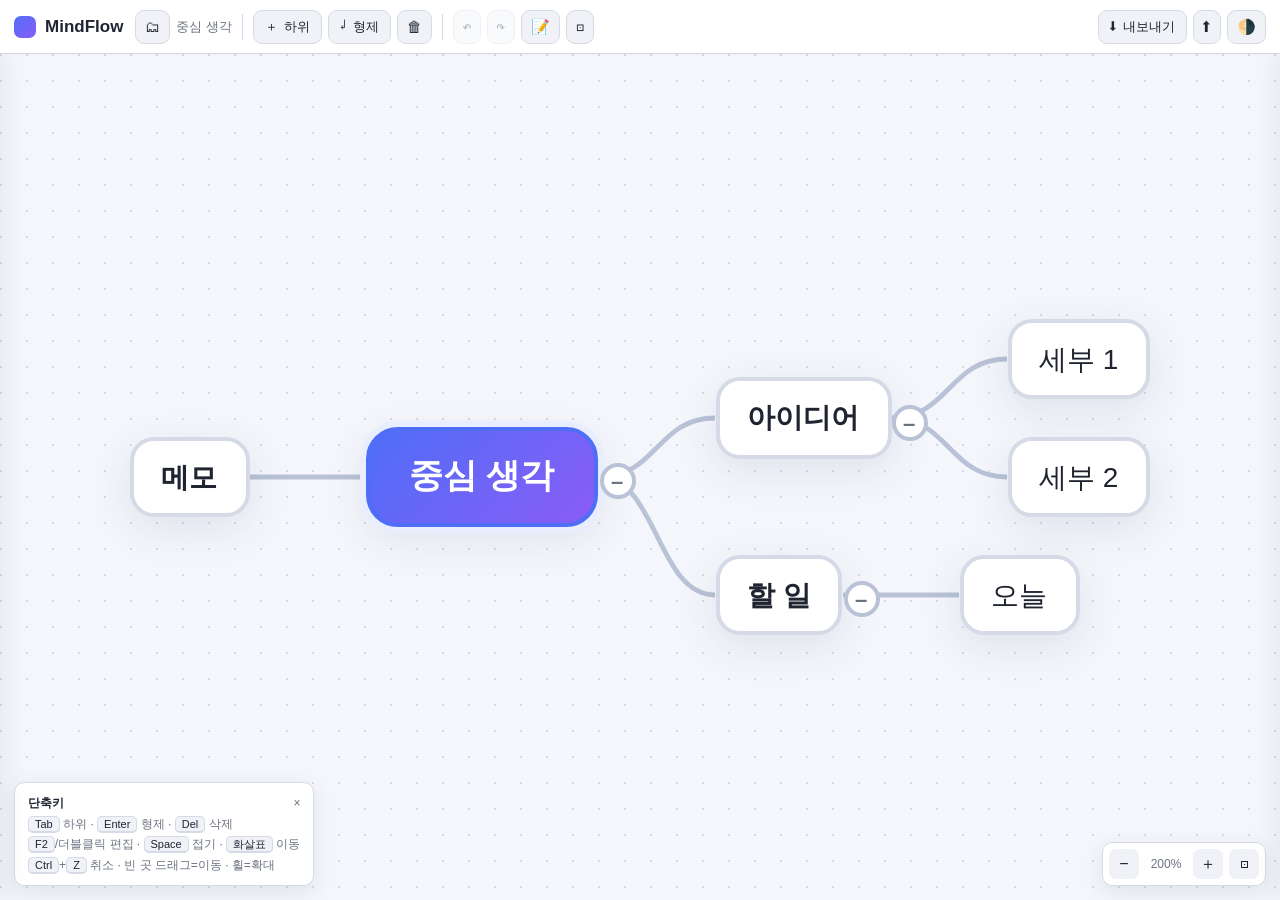
<file: index.html>
<!DOCTYPE html>
<html lang="ko">
<head>
<meta charset="UTF-8" />
<meta name="viewport" content="width=device-width, initial-scale=1.0" />
<title>MindFlow — 마인드맵 & 메모</title>
<style>
  :root{
    --bg:#f4f6fb;
    --panel:#ffffff;
    --panel-2:#f0f2f8;
    --line:#d5dae6;
    --text:#1f2430;
    --text-soft:#6b7280;
    --accent:#4f6ef7;
    --accent-soft:#e8edff;
    --shadow:0 6px 20px rgba(40,55,100,.10);
    --conn:#b9c2d6;
  }
  html[data-theme="dark"]{
    --bg:#11141c;
    --panel:#1b2030;
    --panel-2:#232a3d;
    --line:#333c54;
    --text:#e8ebf4;
    --text-soft:#9aa3bd;
    --accent:#6d83ff;
    --accent-soft:#2a3358;
    --shadow:0 8px 26px rgba(0,0,0,.45);
    --conn:#465174;
  }
  *{box-sizing:border-box;}
  html,body{height:100%;margin:0;}
  body{
    font-family:-apple-system,BlinkMacSystemFont,"Segoe UI",Roboto,"Apple SD Gothic Neo","Noto Sans KR",sans-serif;
    background:var(--bg); color:var(--text);
    overflow:hidden;
    -webkit-user-select:none; user-select:none;
  }

  /* ---------- Top bar ---------- */
  .topbar{
    position:fixed; top:0; left:0; right:0; height:54px; z-index:30;
    display:flex; align-items:center; gap:6px; padding:0 14px;
    background:var(--panel); border-bottom:1px solid var(--line);
    box-shadow:0 1px 0 rgba(0,0,0,.02);
  }
  .brand{display:flex;align-items:center;gap:9px;font-weight:700;font-size:17px;margin-right:6px;white-space:nowrap;cursor:default;}
  .brand .dot{width:22px;height:22px;border-radius:7px;background:linear-gradient(135deg,#4f6ef7,#8a5cf6);display:inline-block;}
  .mapname{font-size:13px;color:var(--text-soft);font-weight:500;max-width:160px;overflow:hidden;text-overflow:ellipsis;white-space:nowrap;}
  .spacer{flex:1;}
  .tool{
    display:inline-flex;align-items:center;gap:6px;
    border:1px solid var(--line); background:var(--panel-2); color:var(--text);
    height:34px; padding:0 11px; border-radius:9px; cursor:pointer; font-size:13px;
    transition:.12s; white-space:nowrap; position:relative;
  }
  .tool:hover{border-color:var(--accent);background:var(--accent-soft);}
  .tool:active{transform:translateY(1px);}
  .tool.icon{padding:0 9px;font-size:15px;}
  .tool:disabled{opacity:.4;cursor:default;}
  .sep{width:1px;height:26px;background:var(--line);margin:0 4px;}
  .swatch{width:18px;height:18px;border-radius:5px;border:2px solid rgba(0,0,0,.08);cursor:pointer;}

  /* dropdown menu */
  .menu{position:absolute;top:42px;right:0;background:var(--panel);border:1px solid var(--line);
    border-radius:10px;box-shadow:var(--shadow);padding:6px;min-width:180px;display:none;z-index:40;}
  .menu.open{display:block;}
  .menu button{display:flex;align-items:center;gap:9px;width:100%;border:none;background:none;color:var(--text);
    padding:9px 11px;border-radius:7px;cursor:pointer;font-size:13px;text-align:left;}
  .menu button:hover{background:var(--accent-soft);}

  /* ---------- Canvas ---------- */
  #stage{position:fixed;inset:54px 0 0 0;overflow:hidden;cursor:grab;transition:left .22s ease;background:
    radial-gradient(circle at 1px 1px, var(--line) 1px, transparent 0);
    background-size:26px 26px;}
  #stage.panning{cursor:grabbing;}
  #world{position:absolute;left:0;top:0;transform-origin:0 0;}
  #links{position:absolute;left:0;top:0;overflow:visible;pointer-events:none;}
  #links path{fill:none;stroke:var(--conn);stroke-width:2.4;}

  .node{
    position:absolute;
    width:-webkit-max-content; width:-moz-max-content; width:max-content;
    max-width:260px; min-width:34px;
    padding:9px 14px; border-radius:12px;
    background:var(--panel); color:var(--text);
    border:2px solid var(--line); box-shadow:var(--shadow);
    font-size:14px; line-height:1.35; cursor:default;
    white-space:pre-wrap; word-break:break-word;
    transition:border-color .12s, box-shadow .12s;
  }
  .node.root{font-size:17px;font-weight:700;padding:12px 20px;border-radius:16px;
    background:linear-gradient(135deg,var(--accent),#8a5cf6);color:#fff;border-color:transparent;}
  .node.lvl1{font-weight:600;}
  .node.selected{border-color:var(--accent);box-shadow:0 0 0 3px var(--accent-soft),var(--shadow);}
  .node.editing{cursor:text;}
  .node .txt[contenteditable="true"]{outline:none;cursor:text;-webkit-user-select:text;user-select:text;}
  .node .badge{position:absolute;top:-9px;right:-9px;background:var(--panel);border:1px solid var(--line);
    border-radius:50%;width:20px;height:20px;font-size:11px;display:none;align-items:center;justify-content:center;}
  .node.has-note .badge{display:flex;}
  .toggle{position:absolute;width:18px;height:18px;border-radius:50%;
    background:var(--panel);border:2px solid var(--conn);color:var(--text-soft);
    font-size:11px;line-height:14px;text-align:center;cursor:pointer;display:none;z-index:2;font-weight:700;}
  .node.has-children .toggle{display:block;}
  .node.collapsed .toggle{background:var(--accent);color:#fff;border-color:var(--accent);}

  /* ---------- Side panels ---------- */
  .side{position:fixed;top:54px;bottom:0;z-index:25;background:var(--panel);
    display:flex;flex-direction:column;transition:transform .22s ease;}
  #notes{right:0;width:330px;border-left:1px solid var(--line);transform:translateX(100%);box-shadow:-6px 0 24px rgba(0,0,0,.06);}
  #notes.open{transform:translateX(0);}
  #maps{left:0;width:290px;border-right:1px solid var(--line);transform:translateX(-100%);box-shadow:6px 0 24px rgba(0,0,0,.06);}
  #maps.open{transform:translateX(0);}
  .pinbtn{cursor:pointer;color:var(--text-soft);font-size:14px;line-height:1;padding:3px 7px;border-radius:7px;border:1px solid transparent;transition:.12s;}
  .pinbtn:hover{background:var(--panel-2);color:var(--text);}
  .pinbtn.active{background:var(--accent);border-color:var(--accent);box-shadow:0 0 0 3px var(--accent-soft);}
  /* docked (pinned) maps panel: push the canvas instead of overlaying it */
  body.maps-pinned #maps{transform:translateX(0);box-shadow:none;}
  body.maps-pinned #stage{left:290px;}
  body.maps-pinned #hint{left:304px;}
  @media (max-width:680px){ body.maps-pinned #stage{left:0;} }
  .side header{padding:14px 16px;border-bottom:1px solid var(--line);display:flex;align-items:center;gap:8px;}
  .side header h3{margin:0;font-size:14px;flex:1;}
  .side header .x{cursor:pointer;color:var(--text-soft);font-size:18px;}
  #noteTitle{font-size:12px;color:var(--text-soft);padding:10px 16px 0;}
  #noteTitle b{color:var(--text);}
  #noteArea{flex:1;margin:10px 16px 16px;resize:none;border:1px solid var(--line);border-radius:10px;
    padding:12px;font-size:14px;line-height:1.6;background:var(--panel-2);color:var(--text);
    font-family:inherit;-webkit-user-select:text;user-select:text;}
  #noteArea:focus{outline:none;border-color:var(--accent);}
  .colorrow{display:flex;gap:8px;padding:0 16px 14px;flex-wrap:wrap;}

  /* map list */
  #mapList{flex:1;overflow:auto;padding:8px;}
  .maprow{display:flex;align-items:center;gap:8px;padding:10px 11px;border-radius:9px;cursor:pointer;border:1px solid transparent;}
  .maprow:hover{background:var(--panel-2);}
  .maprow.active{background:var(--accent-soft);border-color:var(--accent);}
  .maprow .mi{flex:1;min-width:0;}
  .maprow .mt{font-size:13px;font-weight:600;overflow:hidden;text-overflow:ellipsis;white-space:nowrap;}
  .maprow .md{font-size:11px;color:var(--text-soft);margin-top:2px;}
  .maprow .ma{opacity:0;display:flex;gap:2px;transition:.12s;}
  .maprow:hover .ma{opacity:1;}
  .maprow .ma button{border:none;background:none;cursor:pointer;font-size:13px;padding:3px 5px;border-radius:6px;color:var(--text-soft);}
  .maprow .ma button:hover{background:var(--panel);color:var(--text);}
  #newMapBtn{margin:8px;height:38px;border:1px dashed var(--line);background:var(--panel-2);color:var(--text);
    border-radius:9px;cursor:pointer;font-size:13px;}
  #newMapBtn:hover{border-color:var(--accent);background:var(--accent-soft);}

  /* ---------- Hint / zoom ---------- */
  #hint{position:fixed;left:14px;bottom:14px;z-index:20;background:var(--panel);
    border:1px solid var(--line);border-radius:10px;padding:10px 13px;font-size:12px;color:var(--text-soft);
    box-shadow:var(--shadow);max-width:340px;line-height:1.7;}
  #hint.shift{left:304px;}
  #hint b{color:var(--text);}
  #hint kbd{background:var(--panel-2);border:1px solid var(--line);border-bottom-width:2px;border-radius:5px;
    padding:1px 6px;font-size:11px;color:var(--text);font-family:inherit;}
  #hint .close{float:right;cursor:pointer;margin-left:8px;}
  #zoombox{position:fixed;right:14px;bottom:14px;z-index:20;display:flex;gap:6px;align-items:center;
    background:var(--panel);border:1px solid var(--line);border-radius:10px;padding:6px;box-shadow:var(--shadow);}
  #zoombox.shift{right:344px;}
  #zoombox button{width:30px;height:30px;border:none;background:var(--panel-2);border-radius:7px;cursor:pointer;color:var(--text);font-size:16px;}
  #zoombox button:hover{background:var(--accent-soft);}
  #zoomval{font-size:12px;color:var(--text-soft);min-width:42px;text-align:center;}

  .file-hidden{display:none;}
  @media (max-width:680px){
    .mapname{display:none;}
    .tool span.lbl{display:none;}
    #notes,#maps{width:100%;}
  }
</style>
</head>
<body>
  <div class="topbar">
    <div class="brand"><span class="dot"></span>MindFlow</div>
    <button class="tool icon" id="mapsBtn" title="맵 목록">🗂</button>
    <span class="mapname" id="mapNameLabel">맵</span>
    <div class="sep"></div>
    <button class="tool" id="addChild">＋ <span class="lbl">하위</span></button>
    <button class="tool" id="addSibling">↵ <span class="lbl">형제</span></button>
    <button class="tool icon" id="del" title="삭제 (Delete)">🗑</button>
    <div class="sep"></div>
    <button class="tool icon" id="undo" title="실행취소 (Ctrl+Z)">↶</button>
    <button class="tool icon" id="redo" title="다시실행 (Ctrl+Y)">↷</button>
    <button class="tool icon" id="noteBtn" title="메모 (Ctrl+M)">📝</button>
    <button class="tool icon" id="fit" title="화면 맞춤 (F)">⊡</button>
    <div class="spacer"></div>
    <div style="position:relative">
      <button class="tool" id="exportBtn">⬇ <span class="lbl">내보내기</span></button>
      <div class="menu" id="exportMenu">
        <button data-act="png">🖼 PNG 이미지</button>
        <button data-act="svg">🗂 SVG 이미지</button>
        <button data-act="json">📦 JSON (백업)</button>
      </div>
    </div>
    <button class="tool icon" id="importBtn" title="JSON 불러오기">⬆</button>
    <button class="tool icon" id="theme" title="테마 전환">🌗</button>
    <input type="file" id="fileInput" class="file-hidden" accept=".json,application/json" />
  </div>

  <div id="stage">
    <div id="world"><svg id="links"></svg></div>
  </div>

  <!-- Maps panel -->
  <aside id="maps" class="side">
    <header><h3>내 마인드맵</h3><span class="pinbtn" id="pinMaps" title="패널 고정/해제">📌</span><span class="x" id="closeMaps">×</span></header>
    <button id="newMapBtn">＋ 새 마인드맵</button>
    <div id="mapList"></div>
  </aside>

  <!-- Notes panel -->
  <aside id="notes" class="side">
    <header><h3>메모</h3><span class="x" id="closeNote">×</span></header>
    <div id="noteTitle">선택한 주제: <b id="noteFor">—</b></div>
    <div class="colorrow" id="colorRow"></div>
    <textarea id="noteArea" placeholder="이 주제에 대한 메모를 자유롭게 적어보세요…"></textarea>
  </aside>

  <div id="hint">
    <span class="close" id="hintClose">×</span>
    <b>단축키</b><br>
    <kbd>Tab</kbd> 하위 · <kbd>Enter</kbd> 형제 · <kbd>Del</kbd> 삭제<br>
    <kbd>F2</kbd>/더블클릭 편집 · <kbd>Space</kbd> 접기 · <kbd>화살표</kbd> 이동<br>
    <kbd>Ctrl</kbd>+<kbd>Z</kbd> 취소 · 빈 곳 드래그=이동 · 휠=확대
  </div>

  <div id="zoombox">
    <button id="zoomOut">−</button>
    <span id="zoomval">100%</span>
    <button id="zoomIn">＋</button>
    <button id="fitBtn" title="맞춤">⊡</button>
  </div>

<script>
(function(){
  "use strict";

  const COLORS = [
    {name:"기본", v:""},{name:"빨강", v:"#ef4444"},{name:"주황", v:"#f59e0b"},
    {name:"초록", v:"#10b981"},{name:"파랑", v:"#3b82f6"},{name:"보라", v:"#8b5cf6"},
    {name:"분홍", v:"#ec4899"},{name:"청록", v:"#14b8a6"},
  ];

  // ---------- ids ----------
  let uid = 1;
  const newId = () => "n" + (uid++);
  const makeNode = t => ({id:newId(), text:t||"새 주제", note:"", color:"", collapsed:false, side:null, children:[]});
  const mapId = () => "m" + Date.now().toString(36) + Math.random().toString(36).slice(2,6);

  // ---------- working state ----------
  let root = null, selectedId = null, view = {x:120,y:0,scale:1};
  const nodeIndex=new Map(), parentIndex=new Map(), elIndex=new Map();

  // ---------- store (multiple maps) ----------
  const STORE='mindflow.store.v2';
  let store = {current:null, order:[], maps:{}};

  const stage=document.getElementById('stage'), world=document.getElementById('world'), svg=document.getElementById('links');
  const notesEl=document.getElementById('notes'), mapsEl=document.getElementById('maps'), noteArea=document.getElementById('noteArea');

  // ---------- history ----------
  let history=[], hpos=-1, suppress=false;
  function snapshot(){
    if(suppress) return;
    const s=JSON.stringify({root,uid});
    if(history[hpos]===s) return;
    history=history.slice(0,hpos+1); history.push(s);
    if(history.length>80) history.shift();
    hpos=history.length-1; updateUndoButtons(); saveCurrent();
  }
  function restore(s){
    const o=JSON.parse(s); root=o.root; uid=o.uid;
    if(!nodeIndex.has(selectedId)) selectedId=root.id;
    reindex(); render(); syncNotes();
  }
  function undo(){ if(hpos>0){hpos--;suppress=true;restore(history[hpos]);suppress=false;updateUndoButtons();saveCurrent();} }
  function redo(){ if(hpos<history.length-1){hpos++;suppress=true;restore(history[hpos]);suppress=false;updateUndoButtons();saveCurrent();} }
  function updateUndoButtons(){
    document.getElementById('undo').disabled=hpos<=0;
    document.getElementById('redo').disabled=hpos>=history.length-1;
  }

  // ---------- indexing ----------
  function reindex(){
    nodeIndex.clear(); parentIndex.clear();
    (function w(n,p){nodeIndex.set(n.id,n);parentIndex.set(n.id,p);n.children.forEach(c=>w(c,n));})(root,null);
  }

  // ---------- persistence ----------
  let saveTimer=null;
  function persist(){ try{ localStorage.setItem(STORE, JSON.stringify(store)); }catch(e){} }
  function saveCurrent(){
    clearTimeout(saveTimer);
    saveTimer=setTimeout(()=>{
      const m=store.maps[store.current]; if(!m) return;
      m.root=root; m.uid=uid; m.view=view; m.updated=Date.now();
      m.name=mapTitle(m);
      persist(); renderMapName(); if(mapsOpen||mapsPinned) renderMapList();
    },200);
  }
  function loadStore(){
    try{ const raw=localStorage.getItem(STORE); if(raw){ const o=JSON.parse(raw); if(o&&o.maps) return o; } }catch(e){}
    try{ const old=localStorage.getItem('mindflow.map.v1'); if(old){ const o=JSON.parse(old); if(o.root){
      const id=mapId(); return {current:id, order:[id], maps:{[id]:{id,name:o.root.text||'마인드맵',root:o.root,uid:o.uid||1,view:o.view||{x:120,y:0,scale:1},updated:Date.now()}}}; } }
    }catch(e){}
    return null;
  }

  function seed(){
    root=makeNode("중심 생각");
    const a=makeNode("아이디어");a.side="right";
    const b=makeNode("할 일");b.side="right";
    const c=makeNode("메모");c.side="left";
    a.children.push(makeNode("세부 1"),makeNode("세부 2"));
    b.children.push(makeNode("오늘"));
    root.children.push(a,b,c);
  }

  // ---------- map management ----------
  function loadMapInto(id){
    const m=store.maps[id]; if(!m) return;
    store.current=id; root=m.root; uid=m.uid||1; view=m.view||{x:120,y:0,scale:1};
    reindex(); selectedId=root.id;
    history=[JSON.stringify({root,uid})]; hpos=0; updateUndoButtons();
    render(); select(root.id); renderMapList(); renderMapName(); persist();
  }
  function createMap(name){
    uid=1; seed(); if(name) root.text=name;
    const id=mapId();
    view={x:0,y:0,scale:1};
    store.maps[id]={id,name:name||root.text,root,uid,view,updated:Date.now()};
    store.order.unshift(id); store.current=id;
    reindex(); selectedId=root.id;
    history=[JSON.stringify({root,uid})]; hpos=0; updateUndoButtons();
    render(); fit(); select(root.id); renderMapList(); renderMapName(); persist();
  }
  function deleteMap(id){
    if(store.order.length<=1){ alert('마지막 맵은 삭제할 수 없어요. 새 맵을 먼저 만들어 주세요.'); return; }
    if(!confirm('이 마인드맵을 삭제할까요? 되돌릴 수 없습니다.')) return;
    delete store.maps[id]; store.order=store.order.filter(x=>x!==id);
    if(store.current===id) loadMapInto(store.order[0]);
    else { renderMapList(); persist(); }
  }
  // The map's name always mirrors its central (root) topic.
  function mapTitle(m){ return (m && m.root && (m.root.text||'').trim()) || '제목 없음'; }
  function renameMap(id){
    const m=store.maps[id]; if(!m) return;
    const name=prompt('중심 주제 이름', (m.root.text||'').trim()); if(name===null) return;
    m.root.text=name.trim()||m.root.text; m.name=mapTitle(m); m.updated=Date.now();
    if(id===store.current){ render(); }
    renderMapList(); renderMapName(); persist();
  }
  function renderMapName(){
    const m=store.maps[store.current];
    document.getElementById('mapNameLabel').textContent = m? mapTitle(m) : '맵';
  }
  function fmtDate(t){
    const d=new Date(t), now=new Date();
    if(d.toDateString()===now.toDateString()) return d.toLocaleTimeString('ko-KR',{hour:'2-digit',minute:'2-digit'});
    return (d.getMonth()+1)+'월 '+d.getDate()+'일';
  }
  function renderMapList(){
    const list=document.getElementById('mapList'); list.innerHTML='';
    store.order.forEach(id=>{
      const m=store.maps[id]; if(!m) return;
      const row=document.createElement('div');
      row.className='maprow'+(id===store.current?' active':'');
      const count=(function c(n){let k=1;n.children.forEach(x=>k+=c(x));return k;})(m.root)-1;
      row.innerHTML=`<span style="font-size:16px">🧠</span>
        <div class="mi"><div class="mt"></div><div class="md">${count}개 주제 · ${fmtDate(m.updated||Date.now())}</div></div>
        <div class="ma"><button data-r title="이름 변경">✎</button><button data-d title="삭제">🗑</button></div>`;
      row.querySelector('.mt').textContent=mapTitle(m);
      row.addEventListener('click',e=>{ if(e.target.closest('.ma')) return; if(id!==store.current) loadMapInto(id); });
      row.querySelector('[data-r]').addEventListener('click',e=>{e.stopPropagation();renameMap(id);});
      row.querySelector('[data-d]').addEventListener('click',e=>{e.stopPropagation();deleteMap(id);});
      list.appendChild(row);
    });
  }

  // ---------- side / direction ----------
  function dirOf(n){
    let cur=n,par=parentIndex.get(cur.id);
    if(!par) return 1;
    while(par&&par!==root){cur=par;par=parentIndex.get(cur.id);}
    return cur.side==='left'?-1:1;
  }
  function pickSide(){ let l=0,r=0; root.children.forEach(c=>c.side==='left'?l++:r++); return l<r?'left':'right'; }

  // ---------- render DOM ----------
  function classFor(n,level){
    let c='node';
    if(n===root)c+=' root'; else if(level===1)c+=' lvl1';
    if(n.id===selectedId)c+=' selected';
    if(n.children.length)c+=' has-children';
    if(n.collapsed&&n.children.length)c+=' collapsed';
    if(n.note&&n.note.trim())c+=' has-note';
    return c;
  }
  function buildDom(){
    const seen=new Set();
    (function w(n,level){
      seen.add(n.id);
      let el=elIndex.get(n.id);
      if(!el){
        el=document.createElement('div'); el.dataset.id=n.id;
        el.innerHTML='<span class="badge">📝</span><span class="toggle"></span><span class="txt"></span>';
        world.appendChild(el); elIndex.set(n.id,el); wireNode(el);
      }
      el.className=classFor(n,level);
      el.querySelector('.txt').textContent=n.text;
      el.querySelector('.toggle').textContent=n.collapsed?'+':'–';
      el.style.borderColor = (n!==root&&n.color)?n.color:'';
      if(!n.collapsed) n.children.forEach(c=>w(c,level+1));
    })(root,0);
    for(const [id,el] of elIndex){ if(!seen.has(id)){el.remove();elIndex.delete(id);} }
  }

  // ---------- layout ----------
  const HGAP=58, VGAP=18;
  function measure(n){ const el=elIndex.get(n.id); n._w=el.offsetWidth; n._h=el.offsetHeight; }
  function subtreeH(n){
    measure(n);
    if(n.collapsed||!n.children.length){n._sh=n._h;return n._sh;}
    let t=0; n.children.forEach((c,i)=>{t+=subtreeH(c); if(i<n.children.length-1)t+=VGAP;});
    n._sh=Math.max(n._h,t); return n._sh;
  }
  function place(n,leftX,cy,dir){
    n._x=leftX; n._y=cy-n._h/2;
    if(n.collapsed||!n.children.length) return;
    let total=0; n.children.forEach((c,i)=>{total+=c._sh; if(i<n.children.length-1)total+=VGAP;});
    let sy=cy-total/2;
    n.children.forEach(c=>{
      const ccy=sy+c._sh/2;
      const cx=dir>0?(leftX+n._w+HGAP):(leftX-HGAP-c._w);
      place(c,cx,ccy,dir); sy+=c._sh+VGAP;
    });
  }
  function layoutSide(list,x,cy,dir){
    let t=0; list.forEach((c,i)=>{t+=c._sh;if(i<list.length-1)t+=VGAP;});
    let sy=cy-t/2; list.forEach(c=>{const ccy=sy+c._sh/2; place(c,dir>0?x:x-c._w,ccy,dir); sy+=c._sh+VGAP;});
  }
  function layout(){
    subtreeH(root); measure(root);
    root._x=-root._w/2; root._y=-root._h/2;
    if(root.collapsed) return;
    const R=root.children.filter(c=>c.side!=='left'), L=root.children.filter(c=>c.side==='left');
    layoutSide(R, root._x+root._w+HGAP, 0, +1);
    layoutSide(L, root._x-HGAP, 0, -1);
  }
  function applyLayout(){
    let minX=1e9,minY=1e9,maxX=-1e9,maxY=-1e9;
    elIndex.forEach((el,id)=>{
      const n=nodeIndex.get(id); if(!n) return;
      el.style.left=n._x+'px'; el.style.top=n._y+'px';
      if(n.children.length){
        const dir=n===root?1:dirOf(n);
        const tog=el.querySelector('.toggle');
        tog.style.left=(dir>0?(n._w-2):-16)+'px'; tog.style.right='auto'; tog.style.top=(n._h/2-9)+'px';
      }
      minX=Math.min(minX,n._x);minY=Math.min(minY,n._y);
      maxX=Math.max(maxX,n._x+n._w);maxY=Math.max(maxY,n._y+n._h);
    });
    world._bounds={minX,minY,maxX,maxY};
    drawLinks();
  }
  function computeLinks(){
    const segs=[];
    (function w(n){
      if(n.collapsed) return;
      const dir=n===root?1:dirOf(n);
      n.children.forEach(c=>{
        const cdir=c.side==='left'?-1:(n===root?1:dir);
        const px = (n===root?(cdir>0):(dir>0)) ? n._x+n._w : n._x;
        const py = n._y+n._h/2;
        const cxp = cdir>0 ? c._x : c._x+c._w;
        const cyp = c._y+c._h/2;
        segs.push({px,py,cxp,cyp}); w(c);
      });
    })(root);
    return segs;
  }
  function drawLinks(){
    let d='';
    computeLinks().forEach(s=>{ const mx=(s.px+s.cxp)/2; d+=`M${s.px},${s.py} C${mx},${s.py} ${mx},${s.cyp} ${s.cxp},${s.cyp} `; });
    svg.innerHTML=`<path d="${d}"></path>`;
  }

  function render(){ buildDom(); layout(); applyLayout(); applyView(); }

  // ---------- view ----------
  function applyView(){
    world.style.transform=`translate(${view.x}px,${view.y}px) scale(${view.scale})`;
    document.getElementById('zoomval').textContent=Math.round(view.scale*100)+'%';
  }
  function zoomTo(scale,cx,cy){
    scale=Math.min(2.4,Math.max(0.25,scale));
    const r=stage.getBoundingClientRect();
    const sx=(cx-r.left-view.x)/view.scale, sy=(cy-r.top-view.y)/view.scale;
    view.scale=scale; view.x=cx-r.left-sx*scale; view.y=cy-r.top-sy*scale;
    applyView(); saveCurrent();
  }
  function fit(){
    const b=world._bounds; if(!b) return;
    const r=stage.getBoundingClientRect();
    const w=b.maxX-b.minX,h=b.maxY-b.minY,pad=80;
    const scale=Math.min(2,Math.max(.3,Math.min((r.width-pad)/w,(r.height-pad)/h)));
    view.scale=scale; view.x=r.width/2-(b.minX+w/2)*scale; view.y=r.height/2-(b.minY+h/2)*scale;
    applyView(); saveCurrent();
  }

  // ---------- selection ----------
  function select(id){ selectedId=id; elIndex.forEach((el,eid)=>el.classList.toggle('selected',eid===id)); syncNotes(); }

  // ---------- mutations ----------
  function addChild(){
    const p=nodeIndex.get(selectedId); if(!p) return;
    const c=makeNode("새 주제"); if(p===root)c.side=pickSide(); if(p.collapsed)p.collapsed=false;
    p.children.push(c); reindex(); render(); select(c.id); snapshot(); startEdit(c.id,true);
  }
  function addSibling(){
    const n=nodeIndex.get(selectedId); if(!n) return;
    if(n===root){addChild();return;}
    const p=parentIndex.get(n.id), s=makeNode("새 주제");
    if(p===root)s.side=n.side||pickSide();
    p.children.splice(p.children.indexOf(n)+1,0,s);
    reindex(); render(); select(s.id); snapshot(); startEdit(s.id,true);
  }
  function delNode(){
    const n=nodeIndex.get(selectedId); if(!n) return;
    if(n===root){ if(n.children.length&&confirm('중심 주제는 삭제할 수 없습니다. 모든 하위 주제를 삭제할까요?')){n.children=[];reindex();render();select(root.id);snapshot();} return; }
    const p=parentIndex.get(n.id), idx=p.children.indexOf(n);
    p.children.splice(idx,1);
    const next=p.children[idx]||p.children[idx-1]||p;
    reindex(); render(); select(next.id); snapshot();
  }
  function toggleCollapse(n){ if(!n||!n.children.length)return; n.collapsed=!n.collapsed; reindex(); render(); snapshot(); }
  function setColor(v){ const n=nodeIndex.get(selectedId); if(!n||n===root)return; n.color=v; render(); select(n.id); snapshot(); }

  // ---------- inline edit ----------
  let editing=false;
  function startEdit(id,selAll){
    const el=elIndex.get(id); if(!el) return;
    const n=nodeIndex.get(id), txt=el.querySelector('.txt');
    editing=true; el.classList.add('editing'); txt.setAttribute('contenteditable','true'); txt.focus();
    const range=document.createRange(); range.selectNodeContents(txt); if(!selAll)range.collapse(false);
    const sel=window.getSelection(); sel.removeAllRanges(); sel.addRange(range);
    function finish(sibling){
      txt.removeAttribute('contenteditable'); el.classList.remove('editing'); editing=false;
      n.text=txt.textContent.trim()||"주제"; txt.textContent=n.text;
      render(); select(id);
      txt.removeEventListener('keydown',onKey); txt.removeEventListener('blur',onBlur);
      snapshot(); if(sibling) addSibling();
    }
    function onKey(e){
      if(e.key==='Enter'&&!e.shiftKey){e.preventDefault();finish(true);}
      else if(e.key==='Escape'){e.preventDefault();finish(false);}
      else if(e.key==='Tab'){e.preventDefault();finish(false);setTimeout(addChild,0);}
      e.stopPropagation();
    }
    function onBlur(){ finish(false); }
    txt.addEventListener('keydown',onKey); txt.addEventListener('blur',onBlur);
  }

  function wireNode(el){
    el.addEventListener('mousedown',e=>{ if(editing)return; e.stopPropagation(); select(el.dataset.id); });
    el.addEventListener('dblclick',e=>{ e.stopPropagation(); startEdit(el.dataset.id,true); });
    el.querySelector('.toggle').addEventListener('mousedown',e=>{ e.stopPropagation();e.preventDefault(); toggleCollapse(nodeIndex.get(el.dataset.id)); select(el.dataset.id); });
  }

  // ---------- navigation ----------
  function navigate(key){
    const n=nodeIndex.get(selectedId); if(!n) return;
    const p=parentIndex.get(n.id), dir=n===root?0:dirOf(n);
    const go=id=>{ if(id){select(id);centerOn(id);} };
    if(key==='ArrowDown'||key==='ArrowUp'){ if(!p)return; const s=p.children,i=s.indexOf(n); const t=key==='ArrowDown'?s[i+1]:s[i-1]; go(t&&t.id); }
    else if(key==='ArrowRight'){ if(n===root){const r=root.children.find(c=>c.side!=='left');go(r&&r.id);} else if(dir>0){if(!n.collapsed&&n.children[0])go(n.children[0].id);} else go(p&&p.id); }
    else if(key==='ArrowLeft'){ if(n===root){const l=root.children.find(c=>c.side==='left');go(l&&l.id);} else if(dir<0){if(!n.collapsed&&n.children[0])go(n.children[0].id);} else go(p&&p.id); }
  }
  function centerOn(id){
    const n=nodeIndex.get(id); if(!n) return;
    const r=stage.getBoundingClientRect(), cx=n._x+n._w/2, cy=n._y+n._h/2;
    const sx=cx*view.scale+view.x, sy=cy*view.scale+view.y, m=60;
    if(sx<m||sx>r.width-m||sy<m||sy>r.height-m){ view.x=r.width/2-cx*view.scale; view.y=r.height/2-cy*view.scale; applyView(); saveCurrent(); }
  }

  // ---------- notes / panels ----------
  function openNotes(){ notesEl.classList.add('open'); document.getElementById('zoombox').classList.add('shift'); syncNotes(); }
  function closeNotes(){ notesEl.classList.remove('open'); document.getElementById('zoombox').classList.remove('shift'); }
  function toggleNotes(){ notesEl.classList.contains('open')?closeNotes():openNotes(); }
  let mapsPinned=false, mapsOpen=false;
  function applyMaps(){
    const visible = mapsOpen || mapsPinned;
    mapsEl.classList.toggle('open', visible);
    document.body.classList.toggle('maps-pinned', mapsPinned);
    document.getElementById('pinMaps').classList.toggle('active', mapsPinned);
    document.getElementById('pinMaps').title = mapsPinned?'고정 해제':'패널 고정';
    document.getElementById('hint').classList.toggle('shift', visible);
  }
  function openMaps(){ mapsOpen=true; renderMapList(); applyMaps(); }
  // X button: fully close AND release the pin. This is the ONLY way a pinned panel closes.
  function closeMaps(){ mapsOpen=false; mapsPinned=false; try{ localStorage.setItem('mindflow.mapsPinned',''); }catch(e){} applyMaps(); }
  function togglePin(){ mapsPinned=!mapsPinned; if(mapsPinned) mapsOpen=true; try{ localStorage.setItem('mindflow.mapsPinned', mapsPinned?'1':''); }catch(e){} if(mapsPinned) renderMapList(); applyMaps(); }
  function syncNotes(){
    const n=nodeIndex.get(selectedId);
    document.getElementById('noteFor').textContent = n?(n.text.length>22?n.text.slice(0,22)+'…':n.text):'—';
    if(n){noteArea.value=n.note||'';noteArea.disabled=false;} else {noteArea.value='';noteArea.disabled=true;}
    document.querySelectorAll('#colorRow .swatch').forEach(s=>{ s.style.outline=(n&&n!==root&&n.color===s.dataset.v)?'2px solid var(--accent)':''; });
  }
  noteArea.addEventListener('input',()=>{ const n=nodeIndex.get(selectedId); if(!n)return; n.note=noteArea.value; const el=elIndex.get(n.id); if(el)el.classList.toggle('has-note',!!n.note.trim()); saveCurrent(); });
  noteArea.addEventListener('blur',snapshot);
  (function(){ const row=document.getElementById('colorRow'); COLORS.forEach(c=>{ const s=document.createElement('div'); s.className='swatch'; s.dataset.v=c.v; s.title=c.name; s.style.background=c.v||'var(--panel-2)'; if(!c.v)s.style.border='2px dashed var(--line)'; s.addEventListener('click',()=>setColor(c.v)); row.appendChild(s); }); })();

  // ---------- pan & zoom ----------
  let panning=false,panStart=null;
  stage.addEventListener('mousedown',e=>{ if(e.target.closest('.node'))return; panning=true; stage.classList.add('panning'); panStart={x:e.clientX-view.x,y:e.clientY-view.y}; closeMenus(); });
  window.addEventListener('mousemove',e=>{ if(!panning)return; view.x=e.clientX-panStart.x; view.y=e.clientY-panStart.y; applyView(); });
  window.addEventListener('mouseup',()=>{ if(panning){panning=false;stage.classList.remove('panning');saveCurrent();} });
  stage.addEventListener('wheel',e=>{ e.preventDefault(); zoomTo(view.scale*(e.deltaY<0?1.12:0.89),e.clientX,e.clientY); },{passive:false});

  // ---------- keyboard ----------
  window.addEventListener('keydown',e=>{
    if(editing) return;
    const tag=(e.target.tagName||'').toLowerCase(); if(tag==='textarea'||tag==='input') return;
    if((e.ctrlKey||e.metaKey)&&e.key.toLowerCase()==='z'){e.preventDefault();e.shiftKey?redo():undo();return;}
    if((e.ctrlKey||e.metaKey)&&e.key.toLowerCase()==='y'){e.preventDefault();redo();return;}
    if((e.ctrlKey||e.metaKey)&&e.key.toLowerCase()==='m'){e.preventDefault();toggleNotes();return;}
    if(e.ctrlKey||e.metaKey) return;
    switch(e.key){
      case 'Tab': e.preventDefault(); addChild(); break;
      case 'Enter': e.preventDefault(); addSibling(); break;
      case 'Delete': case 'Backspace': e.preventDefault(); delNode(); break;
      case 'F2': e.preventDefault(); startEdit(selectedId,true); break;
      case ' ': e.preventDefault(); toggleCollapse(nodeIndex.get(selectedId)); break;
      case 'ArrowUp': case 'ArrowDown': case 'ArrowLeft': case 'ArrowRight': e.preventDefault(); navigate(e.key); break;
      case 'f': case 'F': fit(); break;
      default:
        // Begin editing on any printable key (incl. IME composition keys).
        // We consume this keystroke to enter the editor first so the Korean IME
        // is bound to the focused field; the existing text is selected so the
        // next character the user types replaces it — no stray English leaks in.
        if(!e.ctrlKey && !e.metaKey && !e.altKey &&
           (e.key.length===1 || e.keyCode===229 || e.key==='Process')){
          e.preventDefault();
          startEdit(selectedId,true);
        }
    }
  });

  // ---------- export helpers ----------
  function download(href,name){ const a=document.createElement('a'); a.href=href; a.download=name; a.click(); }
  function safeName(){ return (root.text||'mindmap').replace(/[^\w가-힣\- ]/g,'').slice(0,30)||'mindmap'; }
  function cssVar(v){ return getComputedStyle(document.documentElement).getPropertyValue(v).trim(); }
  function levelOf(n){ let l=0,p=parentIndex.get(n.id); while(p){l++;p=parentIndex.get(p.id);} return l; }

  function exportJSON(){
    const data=JSON.stringify({app:'MindFlow',version:2,name:store.maps[store.current].name,root,uid},null,2);
    download(URL.createObjectURL(new Blob([data],{type:'application/json'})), safeName()+'.json');
  }

  function nodeStyleFor(n,isRoot,lvl){
    return {
      fill: isRoot? null : cssVar('--panel'),
      border: isRoot? 'transparent' : (n.color||cssVar('--line')),
      color: isRoot? '#ffffff' : cssVar('--text'),
      radius: isRoot?16:12
    };
  }
  function fontFor(isRoot,lvl){ return (isRoot?'bold 17px':(lvl===1?'600 14px':'normal 14px'))+' -apple-system,"Noto Sans KR",sans-serif'; }

  function exportPNG(){
    render();
    const b=world._bounds, pad=60, scale=2;
    const W=Math.ceil(b.maxX-b.minX+pad*2), H=Math.ceil(b.maxY-b.minY+pad*2);
    const cv=document.createElement('canvas'); cv.width=W*scale; cv.height=H*scale;
    const ctx=cv.getContext('2d'); ctx.scale(scale,scale);
    ctx.fillStyle=cssVar('--bg'); ctx.fillRect(0,0,W,H);
    ctx.translate(-b.minX+pad,-b.minY+pad);
    ctx.strokeStyle=cssVar('--conn'); ctx.lineWidth=2.4;
    computeLinks().forEach(s=>{ const mx=(s.px+s.cxp)/2; ctx.beginPath(); ctx.moveTo(s.px,s.py); ctx.bezierCurveTo(mx,s.py,mx,s.cyp,s.cxp,s.cyp); ctx.stroke(); });
    (function w(n){
      const isRoot=n===root, lvl=levelOf(n), st=nodeStyleFor(n,isRoot,lvl);
      roundRect(ctx,n._x,n._y,n._w,n._h,st.radius);
      if(isRoot){ const g=ctx.createLinearGradient(n._x,n._y,n._x+n._w,n._y+n._h); g.addColorStop(0,cssVar('--accent')); g.addColorStop(1,'#8a5cf6'); ctx.fillStyle=g; ctx.fill(); }
      else { ctx.fillStyle=st.fill; ctx.fill(); ctx.lineWidth=2; ctx.strokeStyle=st.border; ctx.stroke(); }
      ctx.fillStyle=st.color; ctx.font=fontFor(isRoot,lvl); ctx.textBaseline='middle';
      const padX=isRoot?20:14;
      wrapText(ctx,n.text,n._x+padX,n._y,n._w-padX*2,n._h,(isRoot?17:14)*1.35);
      if(!n.collapsed) n.children.forEach(w);
    })(root);
    cv.toBlob(bl=>{ download(URL.createObjectURL(bl), safeName()+'.png'); }, 'image/png');
  }
  function roundRect(ctx,x,y,w,h,r){ ctx.beginPath(); ctx.moveTo(x+r,y); ctx.arcTo(x+w,y,x+w,y+h,r); ctx.arcTo(x+w,y+h,x,y+h,r); ctx.arcTo(x,y+h,x,y,r); ctx.arcTo(x,y,x+w,y,r); ctx.closePath(); }
  function wrapText(ctx,text,x,y,maxW,boxH,lh){
    const lines=[];
    text.split('\n').forEach(para=>{
      let cur='';
      para.split('').forEach(ch=>{ const t=cur+ch; if(ctx.measureText(t).width>maxW && cur){ lines.push(cur); cur=ch; } else cur=t; });
      lines.push(cur);
    });
    const totalH=lines.length*lh; let cy=y+boxH/2-totalH/2+lh/2;
    lines.forEach(L=>{ ctx.fillText(L,x,cy); cy+=lh; });
  }

  function exportSVG(){
    render();
    const b=world._bounds,pad=40;
    const W=b.maxX-b.minX+pad*2, H=b.maxY-b.minY+pad*2, ox=-b.minX+pad, oy=-b.minY+pad;
    let s=`<svg xmlns="http://www.w3.org/2000/svg" width="${W}" height="${H}" viewBox="0 0 ${W} ${H}">`;
    s+=`<rect width="${W}" height="${H}" fill="${cssVar('--bg')}"/>`;
    s+=`<defs><linearGradient id="rg" x1="0" y1="0" x2="1" y2="1"><stop offset="0" stop-color="${cssVar('--accent')}"/><stop offset="1" stop-color="#8a5cf6"/></linearGradient></defs>`;
    s+=`<g transform="translate(${ox},${oy})">`;
    computeLinks().forEach(seg=>{ const mx=(seg.px+seg.cxp)/2; s+=`<path d="M${seg.px},${seg.py} C${mx},${seg.py} ${mx},${seg.cyp} ${seg.cxp},${seg.cyp}" fill="none" stroke="${cssVar('--conn')}" stroke-width="2.4"/>`; });
    const esc=t=>t.replace(/[&<>]/g,c=>({'&':'&amp;','<':'&lt;','>':'&gt;'}[c]));
    (function w(n){
      const isRoot=n===root,lvl=levelOf(n),st=nodeStyleFor(n,isRoot,lvl);
      const fill=isRoot?'url(#rg)':st.fill, stroke=isRoot?'none':st.border;
      s+=`<rect x="${n._x}" y="${n._y}" width="${n._w}" height="${n._h}" rx="${st.radius}" fill="${fill}" stroke="${stroke}" stroke-width="2"/>`;
      const fs=isRoot?17:14, fw=isRoot?'700':(lvl===1?'600':'400');
      s+=`<text x="${n._x+n._w/2}" y="${n._y+n._h/2}" fill="${st.color}" font-size="${fs}" font-weight="${fw}" font-family="sans-serif" text-anchor="middle" dominant-baseline="central">${esc(n.text.split('\n')[0])}</text>`;
      if(!n.collapsed) n.children.forEach(w);
    })(root);
    s+='</g></svg>';
    download(URL.createObjectURL(new Blob([s],{type:'image/svg+xml'})), safeName()+'.svg');
  }

  function closeMenus(){ document.querySelectorAll('.menu.open').forEach(m=>m.classList.remove('open')); }

  // ---------- toolbar ----------
  document.getElementById('addChild').onclick=addChild;
  document.getElementById('addSibling').onclick=addSibling;
  document.getElementById('del').onclick=delNode;
  document.getElementById('undo').onclick=undo;
  document.getElementById('redo').onclick=redo;
  document.getElementById('noteBtn').onclick=toggleNotes;
  document.getElementById('closeNote').onclick=closeNotes;
  document.getElementById('fit').onclick=fit;
  document.getElementById('fitBtn').onclick=fit;
  document.getElementById('mapsBtn').onclick=()=>{ if(mapsPinned) return; mapsOpen?(function(){mapsOpen=false;applyMaps();})():openMaps(); };
  document.getElementById('pinMaps').onclick=togglePin;
  document.getElementById('closeMaps').onclick=closeMaps;
  document.getElementById('newMapBtn').onclick=()=>{ const name=prompt('새 마인드맵 이름','마인드맵'); if(name===null)return; createMap(name.trim()||'마인드맵'); };
  document.getElementById('zoomIn').onclick=()=>{const r=stage.getBoundingClientRect();zoomTo(view.scale*1.15,r.left+r.width/2,r.top+r.height/2);};
  document.getElementById('zoomOut').onclick=()=>{const r=stage.getBoundingClientRect();zoomTo(view.scale/1.15,r.left+r.width/2,r.top+r.height/2);};
  document.getElementById('hintClose').onclick=()=>document.getElementById('hint').style.display='none';
  document.getElementById('theme').onclick=()=>{
    const html=document.documentElement, cur=html.getAttribute('data-theme')==='dark'?'':'dark';
    if(cur)html.setAttribute('data-theme','dark'); else html.removeAttribute('data-theme');
    localStorage.setItem('mindflow.theme',cur); requestAnimationFrame(render);
  };
  const exportBtn=document.getElementById('exportBtn'), exportMenu=document.getElementById('exportMenu');
  exportBtn.onclick=e=>{ e.stopPropagation(); exportMenu.classList.toggle('open'); };
  exportMenu.querySelectorAll('button').forEach(btn=>btn.onclick=()=>{ exportMenu.classList.remove('open'); const a=btn.dataset.act; if(a==='png')exportPNG(); else if(a==='svg')exportSVG(); else exportJSON(); });
  document.addEventListener('mousedown',e=>{ if(!e.target.closest('#exportBtn')&&!e.target.closest('#exportMenu')) exportMenu.classList.remove('open'); });

  document.getElementById('importBtn').onclick=()=>document.getElementById('fileInput').click();
  document.getElementById('fileInput').addEventListener('change',e=>{
    const f=e.target.files[0]; if(!f)return; const r=new FileReader();
    r.onload=()=>{ try{ const o=JSON.parse(r.result); if(!o.root)throw 0;
      uid=o.uid||1; const id=mapId();
      store.maps[id]={id,name:o.name||o.root.text||'불러온 맵',root:o.root,uid,view:{x:0,y:0,scale:1},updated:Date.now()};
      store.order.unshift(id); loadMapInto(id); fit();
    }catch(err){ alert('불러올 수 없는 파일입니다.'); } };
    r.readAsText(f); e.target.value='';
  });

  // ---------- boot ----------
  function boot(){
    if(localStorage.getItem('mindflow.theme')==='dark') document.documentElement.setAttribute('data-theme','dark');
    const loaded=loadStore();
    if(loaded&&loaded.order&&loaded.order.length){ store=loaded; if(!store.maps[store.current]) store.current=store.order[0]; }
    else { const id=mapId(); uid=1; seed(); store={current:id,order:[id],maps:{[id]:{id,name:'시작 맵',root,uid,view:{x:0,y:0,scale:1},updated:Date.now()}}}; }
    const m=store.maps[store.current];
    root=m.root; uid=m.uid||1; view=m.view||{x:120,y:0,scale:1};
    reindex(); selectedId=root.id;
    history=[JSON.stringify({root,uid})]; hpos=0; updateUndoButtons();
    render();
    if(!localStorage.getItem('mindflow.seen')){ fit(); localStorage.setItem('mindflow.seen','1'); }
    select(root.id); renderMapName(); renderMapList(); persist();
    if(localStorage.getItem('mindflow.mapsPinned')==='1'){ mapsPinned=true; mapsOpen=true; renderMapList(); applyMaps(); }
  }
  boot();
  window.addEventListener('resize',applyView);
})();
</script>
</body>
</html>
</file>
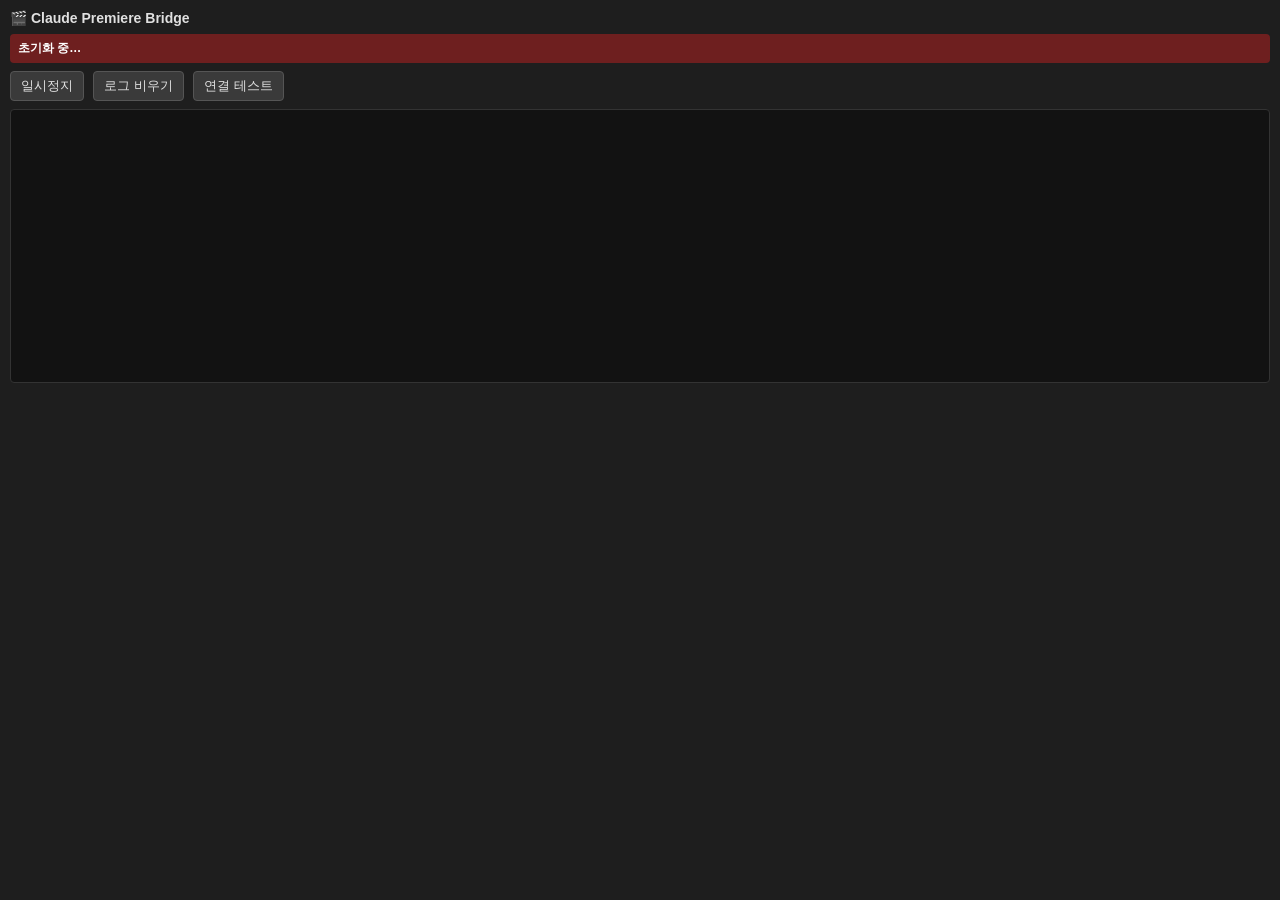
<file: premiere-bridge/client/index.html>
<!DOCTYPE html>
<html lang="ko">
<head>
  <meta charset="utf-8" />
  <title>Claude Premiere Bridge</title>
  <style>
    body {
      font-family: "Segoe UI", sans-serif;
      background: #1e1e1e;
      color: #e0e0e0;
      margin: 0;
      padding: 10px;
      font-size: 12px;
    }
    h1 { font-size: 14px; margin: 0 0 8px 0; }
    .status {
      padding: 6px 8px;
      border-radius: 4px;
      margin-bottom: 8px;
      font-weight: bold;
    }
    .status.on  { background: #1f6e3f; color: #fff; }
    .status.off { background: #6e1f1f; color: #fff; }
    .path {
      font-size: 10px;
      color: #9a9a9a;
      word-break: break-all;
      margin-bottom: 8px;
    }
    .btns { margin-bottom: 8px; }
    button {
      background: #3a3a3a;
      color: #e0e0e0;
      border: 1px solid #555;
      border-radius: 4px;
      padding: 5px 10px;
      cursor: pointer;
      margin-right: 6px;
    }
    button:hover { background: #4a4a4a; }
    #log {
      background: #121212;
      border: 1px solid #333;
      border-radius: 4px;
      height: 260px;
      overflow-y: auto;
      padding: 6px;
      font-family: Consolas, monospace;
      font-size: 11px;
      white-space: pre-wrap;
    }
    #log div { margin-bottom: 2px; }
    .err { color: #ff7b7b; }
    .ok  { color: #7bff9b; }
  </style>
</head>
<body>
  <h1>🎬 Claude Premiere Bridge</h1>
  <div id="status" class="status off">초기화 중…</div>
  <div class="path" id="watchPath"></div>
  <div class="btns">
    <button id="toggleBtn">일시정지</button>
    <button id="clearBtn">로그 비우기</button>
    <button id="testBtn">연결 테스트</button>
  </div>
  <div id="log"></div>
  <script src="./js/main.js"></script>
</body>
</html>
</file>
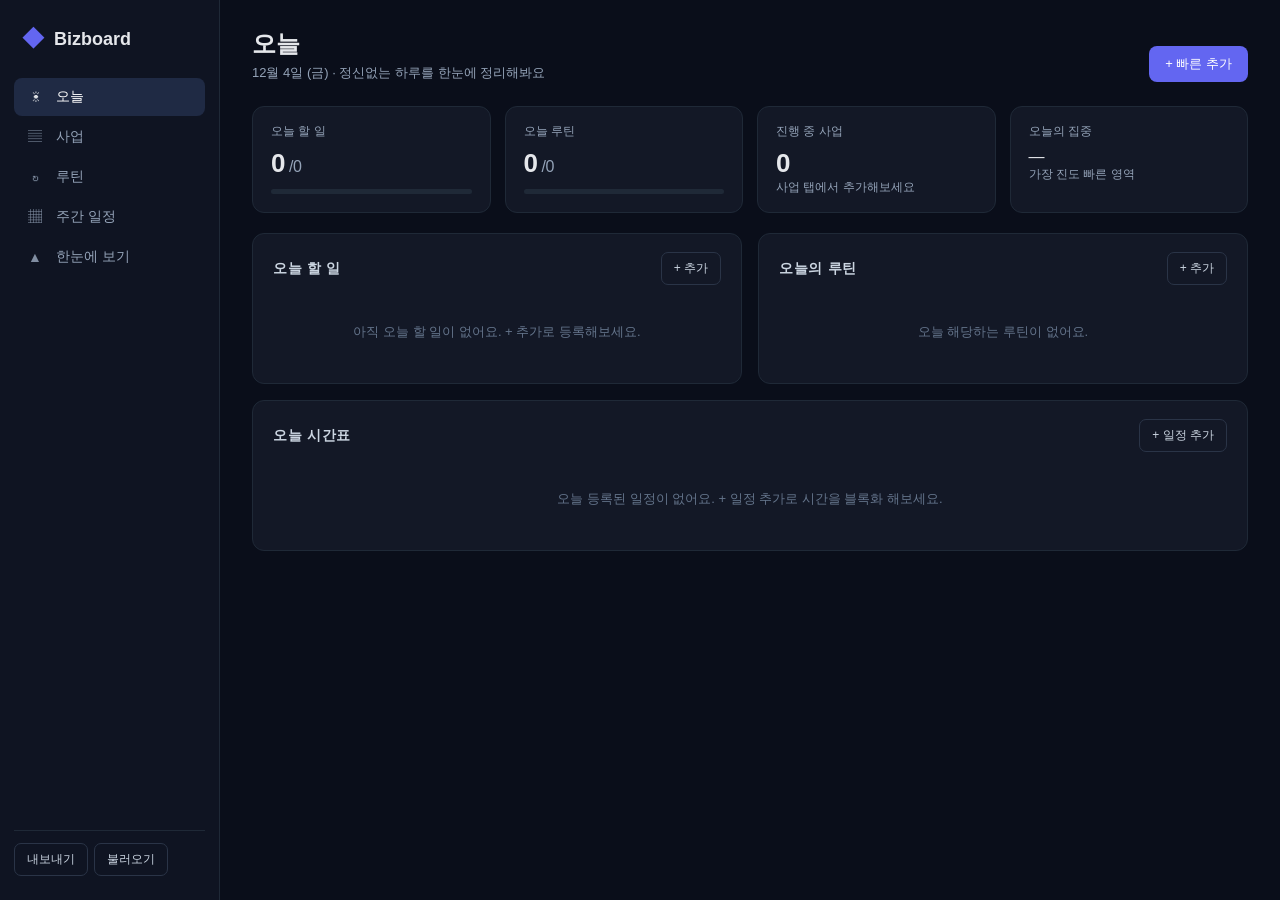
<file: dashboard.html>
<!DOCTYPE html>
<html lang="ko">
<head>
  <meta charset="UTF-8" />
  <meta name="viewport" content="width=device-width, initial-scale=1.0" />
  <title>비즈니스 대시보드</title>
  <link rel="stylesheet" href="dashboard.css" />
</head>
<body>
  <div class="app">
    <!-- Sidebar -->
    <aside class="sidebar">
      <div class="brand">
        <span class="brand-mark">◆</span>
        <span class="brand-name">Bizboard</span>
      </div>
      <nav class="nav">
        <button class="nav-item active" data-view="today">
          <span class="nav-icon">☀</span><span>오늘</span>
        </button>
        <button class="nav-item" data-view="businesses">
          <span class="nav-icon">▤</span><span>사업</span>
        </button>
        <button class="nav-item" data-view="routines">
          <span class="nav-icon">↻</span><span>루틴</span>
        </button>
        <button class="nav-item" data-view="schedule">
          <span class="nav-icon">▦</span><span>주간 일정</span>
        </button>
        <button class="nav-item" data-view="stats">
          <span class="nav-icon">▲</span><span>한눈에 보기</span>
        </button>
      </nav>
      <div class="sidebar-footer">
        <button id="exportBtn" class="ghost-btn" title="JSON으로 백업">내보내기</button>
        <button id="importBtn" class="ghost-btn" title="JSON에서 복원">불러오기</button>
        <input type="file" id="importFile" accept="application/json" hidden />
      </div>
    </aside>

    <!-- Main -->
    <main class="main">
      <header class="topbar">
        <div>
          <h1 id="topTitle">오늘</h1>
          <p id="topSubtitle" class="muted"></p>
        </div>
        <div class="top-actions">
          <button id="quickAddBtn" class="primary-btn">+ 빠른 추가</button>
        </div>
      </header>

      <!-- TODAY VIEW -->
      <section class="view active" data-view="today">
        <div class="stat-row">
          <div class="stat-card">
            <div class="stat-label">오늘 할 일</div>
            <div class="stat-value"><span id="statTodoDone">0</span><span class="muted">/<span id="statTodoTotal">0</span></span></div>
            <div class="progress"><div class="progress-fill" id="statTodoBar"></div></div>
          </div>
          <div class="stat-card">
            <div class="stat-label">오늘 루틴</div>
            <div class="stat-value"><span id="statRoutineDone">0</span><span class="muted">/<span id="statRoutineTotal">0</span></span></div>
            <div class="progress"><div class="progress-fill" id="statRoutineBar"></div></div>
          </div>
          <div class="stat-card">
            <div class="stat-label">진행 중 사업</div>
            <div class="stat-value" id="statBizCount">0</div>
            <div class="muted small" id="statBizStatus">—</div>
          </div>
          <div class="stat-card">
            <div class="stat-label">오늘의 집중</div>
            <div class="stat-value small" id="statFocus">—</div>
            <div class="muted small">가장 진도 빠른 영역</div>
          </div>
        </div>

        <div class="grid-2">
          <div class="panel">
            <div class="panel-head">
              <h2>오늘 할 일</h2>
              <button class="ghost-btn" data-action="add-todo">+ 추가</button>
            </div>
            <ul class="list" id="todayTodoList"><li class="empty">아직 등록된 할 일이 없어요. + 추가를 눌러보세요.</li></ul>
          </div>
          <div class="panel">
            <div class="panel-head">
              <h2>오늘의 루틴</h2>
              <button class="ghost-btn" data-action="add-routine">+ 추가</button>
            </div>
            <ul class="list" id="todayRoutineList"><li class="empty">루틴이 없어요. 매일/매주 반복할 일을 추가해보세요.</li></ul>
          </div>
        </div>

        <div class="panel">
          <div class="panel-head">
            <h2>오늘 시간표</h2>
            <button class="ghost-btn" data-action="add-schedule">+ 일정 추가</button>
          </div>
          <div class="timeline" id="todayTimeline"></div>
        </div>
      </section>

      <!-- BUSINESSES VIEW -->
      <section class="view" data-view="businesses">
        <div class="view-toolbar">
          <p class="muted">사업별 진행 상황을 한눈에. 카드를 클릭해 상세를 편집하세요.</p>
          <button class="primary-btn" data-action="add-business">+ 사업 추가</button>
        </div>
        <div class="biz-grid" id="bizGrid"></div>
      </section>

      <!-- ROUTINES VIEW -->
      <section class="view" data-view="routines">
        <div class="view-toolbar">
          <p class="muted">매일·매주 반복할 일을 등록해두면 오늘 화면에 자동으로 떠요.</p>
          <button class="primary-btn" data-action="add-routine">+ 루틴 추가</button>
        </div>
        <div class="panel">
          <ul class="list big" id="routineList"></ul>
        </div>
      </section>

      <!-- SCHEDULE VIEW -->
      <section class="view" data-view="schedule">
        <div class="view-toolbar">
          <div class="week-nav">
            <button class="ghost-btn" id="weekPrev">‹</button>
            <span id="weekLabel" class="muted"></span>
            <button class="ghost-btn" id="weekNext">›</button>
            <button class="ghost-btn" id="weekToday">오늘</button>
          </div>
          <button class="primary-btn" data-action="add-schedule">+ 일정 추가</button>
        </div>
        <div class="week-grid" id="weekGrid"></div>
      </section>

      <!-- STATS VIEW -->
      <section class="view" data-view="stats">
        <div class="stat-row">
          <div class="panel">
            <div class="panel-head"><h2>사업별 진척도</h2></div>
            <div id="progressChart" class="bar-chart"></div>
          </div>
          <div class="panel">
            <div class="panel-head"><h2>주간 시간 배분</h2></div>
            <div class="donut-wrap">
              <svg id="donut" viewBox="0 0 200 200"></svg>
              <ul id="donutLegend" class="legend"></ul>
            </div>
          </div>
        </div>
        <div class="panel">
          <div class="panel-head"><h2>루틴 연속 달성</h2></div>
          <div id="streakGrid" class="streak-grid"></div>
        </div>
      </section>
    </main>
  </div>

  <!-- Modal -->
  <div class="modal-backdrop hidden" id="modal">
    <div class="modal">
      <div class="modal-head">
        <h3 id="modalTitle">제목</h3>
        <button class="icon-btn" id="modalClose">✕</button>
      </div>
      <div class="modal-body" id="modalBody"></div>
      <div class="modal-foot">
        <button class="ghost-btn" id="modalCancel">취소</button>
        <button class="primary-btn" id="modalSave">저장</button>
      </div>
    </div>
  </div>

  <div class="toast" id="toast"></div>

  <script src="dashboard.js"></script>
</body>
</html>
</file>
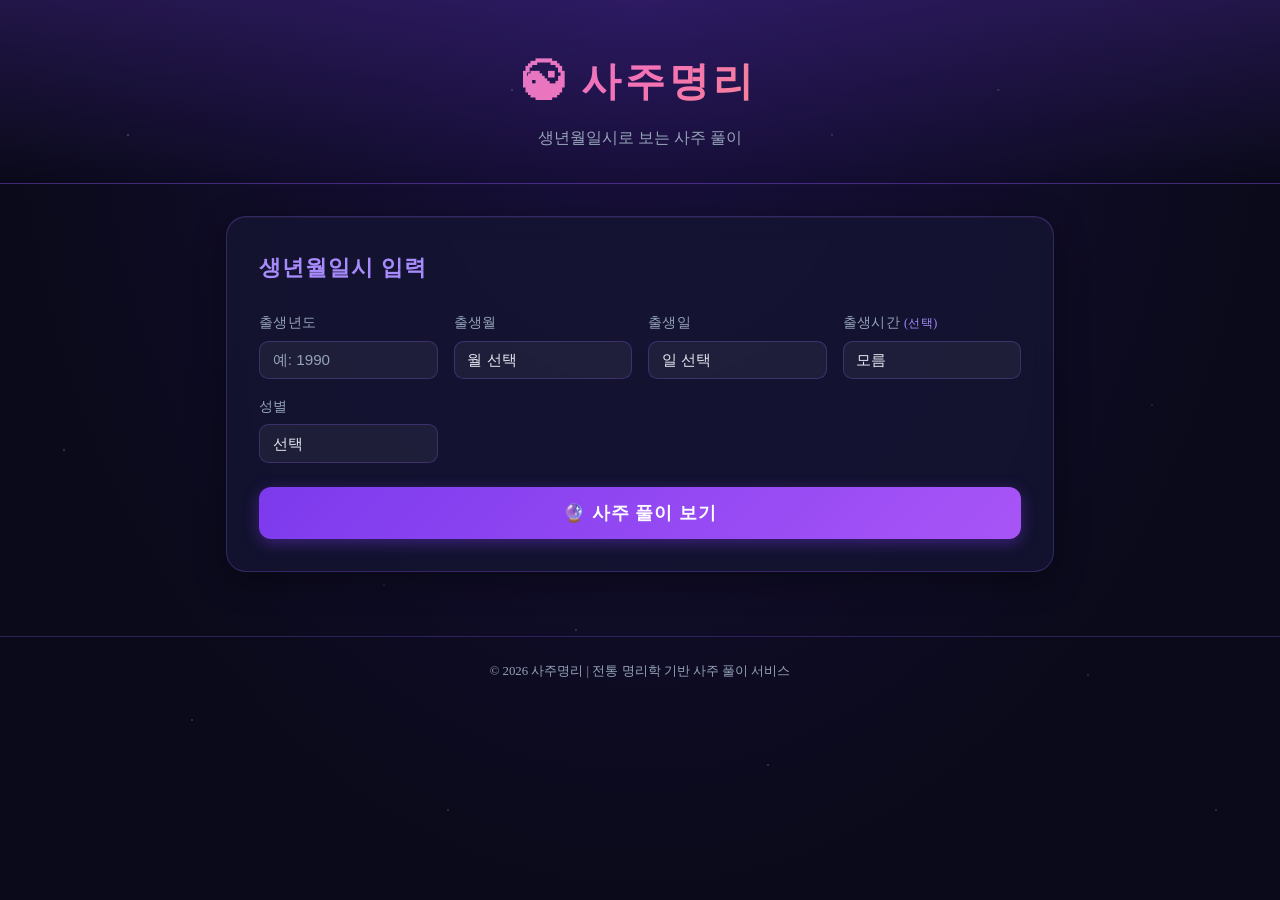
<file: saju.html>
<!DOCTYPE html>
<html lang="ko">
<head>
  <meta charset="UTF-8" />
  <meta name="viewport" content="width=device-width, initial-scale=1.0" />
  <title>사주 풀이 - 나의 운명을 알아보세요</title>
  <link rel="stylesheet" href="styles.css" />
</head>
<body>
  <div class="stars"></div>

  <header>
    <div class="header-inner">
      <div class="logo">☯ 사주명리</div>
      <p class="subtitle">생년월일시로 보는 사주 풀이</p>
    </div>
  </header>

  <main>
    <!-- Input Section -->
    <section class="card input-section" id="inputSection">
      <h2>생년월일시 입력</h2>
      <form id="sajuForm">
        <div class="form-grid">
          <div class="form-group">
            <label for="birthYear">출생년도</label>
            <input type="number" id="birthYear" placeholder="예: 1990" min="1900" max="2025" required />
          </div>
          <div class="form-group">
            <label for="birthMonth">출생월</label>
            <select id="birthMonth" required>
              <option value="">월 선택</option>
              <option value="1">1월</option><option value="2">2월</option>
              <option value="3">3월</option><option value="4">4월</option>
              <option value="5">5월</option><option value="6">6월</option>
              <option value="7">7월</option><option value="8">8월</option>
              <option value="9">9월</option><option value="10">10월</option>
              <option value="11">11월</option><option value="12">12월</option>
            </select>
          </div>
          <div class="form-group">
            <label for="birthDay">출생일</label>
            <select id="birthDay" required>
              <option value="">일 선택</option>
            </select>
          </div>
          <div class="form-group">
            <label for="birthHour">출생시간 <span class="optional">(선택)</span></label>
            <select id="birthHour">
              <option value="-1">모름</option>
              <option value="0">자시 (23:00~01:00)</option>
              <option value="1">축시 (01:00~03:00)</option>
              <option value="2">인시 (03:00~05:00)</option>
              <option value="3">묘시 (05:00~07:00)</option>
              <option value="4">진시 (07:00~09:00)</option>
              <option value="5">사시 (09:00~11:00)</option>
              <option value="6">오시 (11:00~13:00)</option>
              <option value="7">미시 (13:00~15:00)</option>
              <option value="8">신시 (15:00~17:00)</option>
              <option value="9">유시 (17:00~19:00)</option>
              <option value="10">술시 (19:00~21:00)</option>
              <option value="11">해시 (21:00~23:00)</option>
            </select>
          </div>
          <div class="form-group">
            <label for="gender">성별</label>
            <select id="gender" required>
              <option value="">선택</option>
              <option value="male">남성</option>
              <option value="female">여성</option>
            </select>
          </div>
        </div>
        <button type="submit" class="btn-primary">🔮 사주 풀이 보기</button>
      </form>
    </section>

    <!-- Result Section -->
    <section class="card result-section hidden" id="resultSection">
      <div class="result-header">
        <h2>나의 사주 풀이</h2>
        <button class="btn-secondary" id="resetBtn">다시 입력</button>
      </div>

      <!-- Pillars -->
      <div class="pillars-container">
        <h3>사주 (四柱)</h3>
        <div class="pillars" id="pillars"></div>
      </div>

      <!-- Five Elements -->
      <div class="elements-container">
        <h3>오행 분석 (五行)</h3>
        <div class="elements-bar" id="elementsBar"></div>
      </div>

      <!-- Day Master -->
      <div class="daymaster-container" id="daymasterContainer">
        <h3>일간 (日干) — 나의 본질</h3>
        <div id="daymasterInfo"></div>
      </div>

      <!-- Fortune Sections -->
      <div class="fortune-grid">
        <div class="fortune-card" id="personalityCard">
          <div class="fortune-icon">🌟</div>
          <h4>성격 & 기질</h4>
          <p id="personalityText"></p>
        </div>
        <div class="fortune-card" id="loveCard">
          <div class="fortune-icon">❤️</div>
          <h4>연애 & 인연</h4>
          <p id="loveText"></p>
        </div>
        <div class="fortune-card" id="careerCard">
          <div class="fortune-icon">💼</div>
          <h4>직업 & 재물</h4>
          <p id="careerText"></p>
        </div>
        <div class="fortune-card" id="healthCard">
          <div class="fortune-icon">🌿</div>
          <h4>건강 & 주의</h4>
          <p id="healthText"></p>
        </div>
      </div>

      <!-- Lucky Info -->
      <div class="lucky-section">
        <h3>행운의 정보</h3>
        <div class="lucky-grid" id="luckyGrid"></div>
      </div>

      <!-- Annual Fortune -->
      <div class="annual-section">
        <h3>2026년 운세</h3>
        <div class="annual-box" id="annualFortune"></div>
      </div>

      <div class="disclaimer">
        ※ 본 사주풀이는 전통 명리학에 기반한 참고용 콘텐츠입니다.
      </div>
    </section>
  </main>

  <footer>
    <p>© 2026 사주명리 | 전통 명리학 기반 사주 풀이 서비스</p>
  </footer>

  <script src="saju.js"></script>
</body>
</html>
</file>
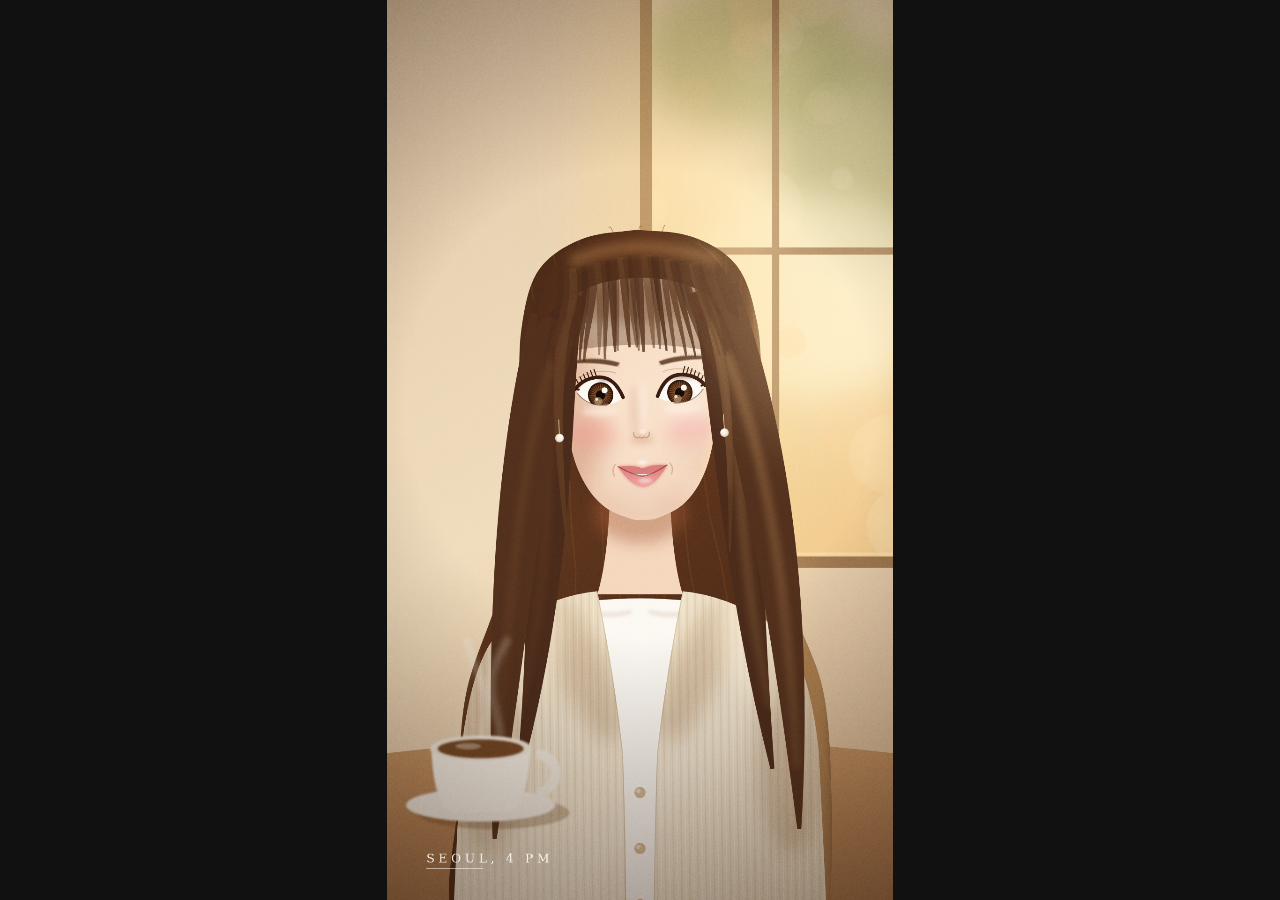
<file: seoul-afternoon/scene.html>
<!doctype html>
<html>
<head>
<meta charset="utf-8">
<title>Seoul Afternoon</title>
<style>
  html,body{margin:0;background:#111;height:100%;overflow:hidden}
  canvas{display:block;width:100vw;height:100vh;object-fit:contain}
</style>
</head>
<body>
<canvas id="c" width="1080" height="1920"></canvas>
<script>
// ---------------------------------------------------------------
// "Seoul Afternoon" — procedurally drawn & animated portrait.
// Everything is drawn with Canvas 2D; renderFrame(t) is deterministic.
// ---------------------------------------------------------------
const W = 1080, H = 1920, LOOP = 8.0;
const cv = document.getElementById('c');
const ctx = cv.getContext('2d');

// ---------- helpers ----------
const TAU = Math.PI * 2;
const clamp = (v, a, b) => Math.max(a, Math.min(b, v));
const lerp = (a, b, t) => a + (b - a) * t;
const ease = t => { t = clamp(t, 0, 1); return t * t * (3 - 2 * t); };
const range = (t, a, b) => ease((t - a) / (b - a));
function mulberry32(a){return function(){a|=0;a=a+0x6D2B79F5|0;let t=Math.imul(a^a>>>15,1|a);t=t+Math.imul(t^t>>>7,61|t)^t;return((t^t>>>14)>>>0)/4294967296}}

function smoothPath(pts, closed, tension = 0.5) {
  const n = pts.length;
  ctx.beginPath();
  ctx.moveTo(pts[0][0], pts[0][1]);
  const get = i => pts[(i + n) % n];
  const last = closed ? n : n - 1;
  for (let i = 0; i < last; i++) {
    const p0 = closed ? get(i - 1) : pts[Math.max(i - 1, 0)];
    const p1 = pts[i];
    const p2 = closed ? get(i + 1) : pts[Math.min(i + 1, n - 1)];
    const p3 = closed ? get(i + 2) : pts[Math.min(i + 2, n - 1)];
    ctx.bezierCurveTo(p1[0] + (p2[0] - p0[0]) * tension / 3, p1[1] + (p2[1] - p0[1]) * tension / 3,
                      p2[0] - (p3[0] - p1[0]) * tension / 3, p2[1] - (p3[1] - p1[1]) * tension / 3, p2[0], p2[1]);
  }
  if (closed) ctx.closePath();
}
function bez(p0, p1, p2, p3, t) {
  const mt = 1 - t;
  const x = mt*mt*mt*p0[0] + 3*mt*mt*t*p1[0] + 3*mt*t*t*p2[0] + t*t*t*p3[0];
  const y = mt*mt*mt*p0[1] + 3*mt*mt*t*p1[1] + 3*mt*t*t*p2[1] + t*t*t*p3[1];
  const dx = 3*mt*mt*(p1[0]-p0[0]) + 6*mt*t*(p2[0]-p1[0]) + 3*t*t*(p3[0]-p2[0]);
  const dy = 3*mt*mt*(p1[1]-p0[1]) + 6*mt*t*(p2[1]-p1[1]) + 3*t*t*(p3[1]-p2[1]);
  return [x, y, dx, dy];
}
// tapered ribbon along a cubic bezier; width profile w(t)
function ribbonPath(p0, p1, p2, p3, w0, w1, steps = 18, wcurve = 1) {
  const L = [], R = [];
  for (let i = 0; i <= steps; i++) {
    const t = i / steps;
    const [x, y, dx, dy] = bez(p0, p1, p2, p3, t);
    const len = Math.hypot(dx, dy) || 1;
    const nx = -dy / len, ny = dx / len;
    const w = lerp(w0, w1, Math.pow(t, wcurve)) * 0.5;
    L.push([x + nx * w, y + ny * w]); R.push([x - nx * w, y - ny * w]);
  }
  ctx.beginPath(); ctx.moveTo(L[0][0], L[0][1]);
  for (let i = 1; i < L.length; i++) ctx.lineTo(L[i][0], L[i][1]);
  for (let i = R.length - 1; i >= 0; i--) ctx.lineTo(R[i][0], R[i][1]);
  ctx.closePath();
}
function withFilter(f, fn) { ctx.save(); ctx.filter = f; fn(); ctx.restore(); }
function ell(x, y, rx, ry, rot = 0) { ctx.beginPath(); ctx.ellipse(x, y, rx, ry, rot, 0, TAU); }

// ---------- static scene data ----------
const rnd = mulberry32(20260902);
const bokeh = [];
for (let i = 0; i < 34; i++) bokeh.push({ x: 520 + rnd() * 620, y: rnd() * 1300 - 100, r: 18 + rnd() * 62, a: 0.10 + rnd() * 0.22, spd: 6 + rnd() * 14, ph: rnd() * TAU, hue: rnd() });
const grain = document.createElement('canvas'); grain.width = grain.height = 256;
{ const g = grain.getContext('2d'); const id = g.createImageData(256, 256); const r2 = mulberry32(7);
  for (let i = 0; i < id.data.length; i += 4) { const v = 110 + r2() * 90 | 0; id.data[i] = id.data[i+1] = id.data[i+2] = v; id.data[i+3] = 255; }
  g.putImageData(id, 0, 0); }

// ---------- hair definitions (head-local px; head centre 0,0; y down) ----------
const rs = mulberry32(99);
// see-through bangs, swept slightly to the viewer's right
const BANGS = [];
for (let i = 0; i < 26; i++) {
  const u = i / 25;
  const x0 = lerp(-142, 142, u) + (rs() - 0.5) * 8;
  const edge = Math.abs(u - 0.5) * 2;
  const len = lerp(-74, -44, Math.pow(edge, 1.3)) + (rs() - 0.5) * 16;
  BANGS.push({
    x0, y0: -262 + edge * 30,
    x1: x0 * (1.18 + edge * 0.2) + 10 + (rs() - 0.5) * 10, y1: len,
    w0: 14 + rs() * 12, w1: 2.5 + rs() * 2.5, ph: rs() * TAU,
    col: ['#33201a', '#3d271f', '#4a3226', '#38231b'][i % 4], alpha: 0.5 + rs() * 0.4
  });
}
// face-framing front strands (drawn over face/body; same tone family as back hair)
const SIDES = [];
for (const s of [-1, 1]) {
  SIDES.push({ s, p: [[152, -190], [190, 0], [176, 330], [250, 760]], w0: 96, w1: 8, wc: 2.6, col: '#33201a', ph: 0.4 });
  SIDES.push({ s, p: [[164, -140], [244, 130], [280, 470], [300, 880]], w0: 96, w1: 8, wc: 2.6, col: '#3a251d', ph: 1.7 });
  SIDES.push({ s, p: [[122, -215], [168, -80], [176, 90], [158, 330]], w0: 26, w1: 4, wc: 1.6, col: '#422b21', ph: 2.9 });
}

// ---------- animation state ----------
function animState(t) {
  const tt = t % LOOP;
  const breath = Math.sin(tt * TAU / 4.2) * 4;
  const tilt = Math.sin(tt * 0.55) * 0.02 + range(tt, 1.4, 2.6) * -0.035;
  const gazeX = lerp(10, 0, range(tt, 1.5, 2.4));
  const gazeY = lerp(-2, 0, range(tt, 1.5, 2.4));
  const smile = range(tt, 2.6, 4.1);
  let blink = 0;
  for (const b of [0.9, 2.45, 4.9, 7.1]) { const d = tt - b; if (d > 0 && d < 0.26) blink = Math.max(blink, Math.sin(d / 0.26 * Math.PI)); }
  const zoom = lerp(1.0, 1.11, ease(tt / LOOP));
  const hair = y => Math.sin(tt * 1.35 + y * 0.004) * (2 + Math.max(y, 0) * 0.012);
  return { tt, breath, tilt, gazeX, gazeY, smile, blink, zoom, hair };
}

// ---------- background ----------
function drawBackground(st) {
  let g = ctx.createLinearGradient(0, 0, W, H);
  g.addColorStop(0, '#d9c2a6'); g.addColorStop(0.5, '#eed9bd'); g.addColorStop(1, '#c9a98a');
  ctx.fillStyle = g; ctx.fillRect(0, 0, W, H);
  ctx.save(); ctx.beginPath(); ctx.rect(560, 0, 520, 1180); ctx.clip();
  g = ctx.createLinearGradient(560, 0, 1080, 1180);
  g.addColorStop(0, '#fbeacb'); g.addColorStop(0.55, '#f6d9a8'); g.addColorStop(1, '#efc48a');
  ctx.fillStyle = g; ctx.fillRect(560, 0, 520, 1180);
  withFilter('blur(38px)', () => {
    ctx.fillStyle = 'rgba(140,160,90,0.55)'; ell(760, 180, 210, 150); ctx.fill();
    ctx.fillStyle = 'rgba(110,140,80,0.45)'; ell(1000, 380, 190, 220); ctx.fill();
    ctx.fillStyle = 'rgba(255,240,200,0.7)'; ell(880, 650, 260, 200); ctx.fill();
  });
  for (const b of bokeh) {
    const y = ((b.y - st.tt * b.spd) % 1400 + 1400) % 1400 - 100;
    const x = b.x + Math.sin(st.tt * 0.6 + b.ph) * 10;
    const col = b.hue < 0.5 ? '255,236,200' : '255,205,150';
    const rg = ctx.createRadialGradient(x, y, b.r * 0.55, x, y, b.r);
    rg.addColorStop(0, `rgba(${col},${b.a})`); rg.addColorStop(0.85, `rgba(${col},${b.a * 0.7})`); rg.addColorStop(1, `rgba(${col},0)`);
    ctx.fillStyle = rg; ctx.beginPath(); ctx.arc(x, y, b.r, 0, TAU); ctx.fill();
  }
  ctx.restore();
  ctx.fillStyle = '#8a6a4f';
  ctx.fillRect(540, 0, 24, 1180); ctx.fillRect(540, 1168, 540, 22); ctx.fillRect(800, 0, 14, 1180); ctx.fillRect(540, 560, 540, 14);
  ctx.fillStyle = 'rgba(255,230,190,0.5)'; ctx.fillRect(540, 1160, 540, 6);
  withFilter('blur(60px)', () => { ctx.fillStyle = 'rgba(255,214,150,0.35)'; ctx.fillRect(420, 0, 400, 1300); });
  g = ctx.createLinearGradient(0, 1500, 0, 1920);
  g.addColorStop(0, '#b78a63'); g.addColorStop(1, '#8c6446');
  ctx.fillStyle = g;
  ctx.beginPath(); ctx.moveTo(0, 1560); ctx.quadraticCurveTo(540, 1490, 1080, 1560); ctx.lineTo(1080, 1920); ctx.lineTo(0, 1920); ctx.closePath(); ctx.fill();
}

function drawCoffee(st) {
  ctx.save(); ctx.translate(200, 1650); ctx.scale(1.35, 1.35); ctx.translate(-200, -1650);
  ctx.filter = 'blur(2px)';
  const cx = 200, cy = 1650;
  ctx.fillStyle = 'rgba(60,30,10,0.28)'; ell(cx + 20, cy + 62, 120, 26); ctx.fill();
  ctx.fillStyle = '#f5efe6'; ell(cx, cy + 50, 118, 26); ctx.fill();
  ctx.fillStyle = '#f8f3ea';
  ctx.beginPath(); ctx.moveTo(cx - 78, cy - 40); ctx.quadraticCurveTo(cx - 74, cy + 60, cx - 40, cy + 62); ctx.lineTo(cx + 40, cy + 62); ctx.quadraticCurveTo(cx + 74, cy + 60, cx + 78, cy - 40); ctx.closePath(); ctx.fill();
  ctx.strokeStyle = '#f2ece2'; ctx.lineWidth = 16; ctx.beginPath(); ctx.arc(cx + 88, cy, 30, -Math.PI / 2, Math.PI / 2); ctx.stroke();
  ctx.fillStyle = '#efe8dc'; ell(cx, cy - 40, 80, 20); ctx.fill();
  ctx.fillStyle = '#5b3a24'; ell(cx, cy - 39, 68, 15); ctx.fill();
  ctx.fillStyle = 'rgba(255,255,255,0.35)'; ell(cx - 20, cy - 43, 20, 5); ctx.fill();
  ctx.filter = 'blur(6px)';
  ctx.strokeStyle = 'rgba(255,255,255,0.55)'; ctx.lineWidth = 12; ctx.lineCap = 'round';
  for (let i = 0; i < 3; i++) {
    const ph = st.tt * 0.9 + i * 2.1;
    ctx.beginPath();
    for (let k = 0; k <= 10; k++) { const u = k / 10; const y = cy - 60 - u * 150; const x = cx - 30 + i * 30 + Math.sin(ph + u * 4) * 16 * (0.3 + u); k ? ctx.lineTo(x, y) : ctx.moveTo(x, y); }
    ctx.globalAlpha = 0.5 * (0.6 + 0.4 * Math.sin(ph)); ctx.stroke();
  }
  ctx.restore();
}

// ---------- head geometry ----------
// right half of the face contour, chin -> forehead (mirrored for the left)
const FACE_R = [[0, 262], [30, 258], [82, 230], [122, 172], [144, 92], [152, 8], [150, -80], [138, -152], [110, -206], [60, -238], [0, -246]];
function facePts() {
  const L = FACE_R.slice(1, -1).reverse().map(p => [-p[0], p[1]]);
  return FACE_R.concat(L);
}
function facePath() { smoothPath(facePts(), true, 0.55); }

// ---------- hair ----------
function hairOutline(st) {
  const sw = st.hair;
  const right = [[0, -306], [110, -292], [196, -232], [232, -120], [240, 20], [250, 200], [290, 400], [340, 600], [378, 820], [370, 1020], [320, 1180]];
  const pts = [];
  for (const p of right) { const wave = p[1] > 150 ? Math.sin(p[1] * 0.012) * 14 : 0; pts.push([p[0] + wave + sw(p[1]), p[1]]); }
  pts.push([0, 1200]);
  for (let i = right.length - 1; i >= 1; i--) { const p = right[i]; const wave = p[1] > 150 ? Math.sin(p[1] * 0.012 + 1.3) * 14 : 0; pts.push([-p[0] - wave + sw(p[1]), p[1]]); }
  return pts;
}
function drawBackHair(st) {
  const pts = hairOutline(st);
  const g = ctx.createLinearGradient(-300, -300, 300, 900);
  g.addColorStop(0, '#311e16'); g.addColorStop(0.45, '#45291c'); g.addColorStop(1, '#2a1810');
  ctx.fillStyle = g; smoothPath(pts, true, 0.5); ctx.fill();
  ctx.save(); smoothPath(pts, true, 0.5); ctx.clip();
  // strand lines
  ctx.strokeStyle = 'rgba(130,85,58,0.18)'; ctx.lineWidth = 3;
  for (let i = -7; i <= 7; i++) {
    ctx.beginPath();
    for (let k = 0; k <= 14; k++) { const y = -300 + k * 110; const x = i * 40 * (1 + Math.max(y, 0) * 0.0006) + Math.sin(y * 0.01 + i) * 16 + st.hair(y); k ? ctx.lineTo(x, y) : ctx.moveTo(x, y); }
    ctx.stroke();
  }
  // crown highlight + window rim light
  withFilter('blur(14px)', () => {
    ctx.strokeStyle = 'rgba(225,160,110,0.42)'; ctx.lineWidth = 22; ctx.lineCap = 'round';
    ctx.beginPath(); ctx.moveTo(-130, -240); ctx.quadraticCurveTo(0, -318, 150, -238); ctx.stroke();
    ctx.fillStyle = 'rgba(255,200,140,0.5)'; ctx.fillRect(230, -320, 140, 1500);
  });
  ctx.restore();
}
function drawFrontHair(st) {
  const sw = st.hair;
  for (const h of SIDES) {
    const s = h.s, P = h.p;
    const dx = y => sw(y) * 1.1 + Math.sin(st.tt * 1.1 + h.ph) * 3;
    ctx.fillStyle = h.col;
    ribbonPath([s * P[0][0], P[0][1]], [s * P[1][0] + dx(P[1][1]) * 0.3, P[1][1]], [s * P[2][0] + dx(P[2][1]), P[2][1]], [s * P[3][0] + dx(P[3][1]) * 1.4, P[3][1]], h.w0, h.w1, 28, h.wc);
    ctx.fill();
    ctx.save(); ctx.clip();
    withFilter('blur(9px)', () => {
      ctx.fillStyle = s > 0 ? 'rgba(255,195,135,0.30)' : 'rgba(150,100,70,0.22)';
      ribbonPath([s * (P[0][0] + 6), P[0][1] + 80], [s * (P[1][0] + 12) + dx(P[1][1]) * 0.3, P[1][1] + 40], [s * (P[2][0] - 8) + dx(P[2][1]), P[2][1]], [s * P[3][0] + dx(P[3][1]) * 1.4, P[3][1] - 120], 14, 5, 14);
      ctx.fill();
    });
    ctx.restore();
  }
  // hairline shadow on the forehead under the bangs
  withFilter('blur(12px)', () => { ctx.fillStyle = 'rgba(90,50,35,0.35)'; ell(0, -165, 150, 40); ctx.fill(); });
  // crown mass (same gradient as back hair so it blends), natural hairline
  const g = ctx.createLinearGradient(-200, -310, 200, -150);
  g.addColorStop(0, '#311e16'); g.addColorStop(0.5, '#45291c'); g.addColorStop(1, '#311e16');
  ctx.fillStyle = g;
  ctx.beginPath();
  ctx.moveTo(-200, -120); ctx.quadraticCurveTo(-190, -300, 0, -308); ctx.quadraticCurveTo(190, -300, 200, -120);
  ctx.quadraticCurveTo(178, -150, 150, -168); ctx.quadraticCurveTo(120, -192, 70, -206); ctx.quadraticCurveTo(0, -222, -70, -206); ctx.quadraticCurveTo(-120, -192, -150, -168); ctx.quadraticCurveTo(-178, -150, -200, -120);
  ctx.closePath(); ctx.fill();
  // see-through bangs veil
  ctx.save(); ctx.globalAlpha = 0.38; ctx.fillStyle = '#3a241c';
  ctx.beginPath(); ctx.moveTo(-150, -200); ctx.quadraticCurveTo(0, -262, 150, -200); ctx.quadraticCurveTo(150, -110, 120, -70); ctx.quadraticCurveTo(0, -92, -120, -76); ctx.quadraticCurveTo(-150, -120, -150, -170); ctx.closePath(); ctx.fill();
  ctx.restore();
  // bangs
  for (const b of BANGS) {
    const sway = Math.sin(st.tt * 1.35 + b.ph) * 2.2;
    ctx.save(); ctx.globalAlpha = b.alpha; ctx.fillStyle = b.col;
    ribbonPath([b.x0, b.y0], [b.x0 * 1.02 + 4, -170], [lerp(b.x0, b.x1, 0.8) + sway, -110], [b.x1 + sway * 1.6, b.y1], b.w0, b.w1, 16, 0.85);
    ctx.fill(); ctx.restore();
  }
  withFilter('blur(10px)', () => {
    ctx.strokeStyle = 'rgba(225,165,115,0.28)'; ctx.lineWidth = 22; ctx.lineCap = 'round';
    ctx.beginPath(); ctx.moveTo(-120, -252); ctx.quadraticCurveTo(0, -300, 150, -246); ctx.stroke();
  });
  ctx.strokeStyle = 'rgba(70,45,32,0.5)'; ctx.lineWidth = 1.4; ctx.lineCap = 'round';
  for (let k = 1; k < 6; k += 2) {
    const a = -0.35 + k * 0.12 + Math.sin(st.tt * 2 + k) * 0.03; const x0 = -60 + k * 22, y0 = -292;
    ctx.beginPath(); ctx.moveTo(x0, y0); ctx.quadraticCurveTo(x0 + Math.sin(a) * 40, y0 - 30, x0 + Math.sin(a) * 60 + Math.sin(st.tt + k) * 6, y0 - 22); ctx.stroke();
  }
}

// ---------- body ----------
function drawBody(st) {
  // neck
  ctx.fillStyle = '#f3d3bd';
  ctx.beginPath(); ctx.moveTo(-58, 190); ctx.lineTo(58, 190); ctx.quadraticCurveTo(62, 340, 84, 410); ctx.lineTo(-84, 410); ctx.quadraticCurveTo(-62, 340, -58, 190); ctx.closePath(); ctx.fill();
  ctx.save(); ctx.beginPath(); ctx.rect(-120, 180, 240, 240); ctx.clip();
  withFilter('blur(16px)', () => { ctx.fillStyle = 'rgba(150,80,60,0.45)'; ell(0, 250, 90, 60); ctx.fill(); });
  ctx.restore();
  // inner top
  ctx.fillStyle = '#fbf8f3';
  ctx.beginPath(); ctx.moveTo(-200, 440); ctx.quadraticCurveTo(0, 396, 200, 440); ctx.lineTo(240, 1300); ctx.lineTo(-240, 1300); ctx.closePath(); ctx.fill();
  withFilter('blur(4px)', () => { ctx.strokeStyle = 'rgba(170,110,90,0.3)'; ctx.lineWidth = 5; ctx.beginPath(); ctx.moveTo(-130, 440); ctx.quadraticCurveTo(-60, 458, -18, 444); ctx.moveTo(130, 440); ctx.quadraticCurveTo(60, 458, 18, 444); ctx.stroke(); });
  // cardigan
  const side = s => {
    ctx.beginPath();
    ctx.moveTo(s * 84, 404);
    ctx.quadraticCurveTo(s * 170, 412, s * 262, 470);   // shoulder slope
    ctx.quadraticCurveTo(s * 330, 520, s * 352, 720);   // upper arm
    ctx.lineTo(s * 380, 1300); ctx.lineTo(s * 26, 1300);
    ctx.quadraticCurveTo(s * 26, 900, s * 34, 720);     // lapel inner edge
    ctx.quadraticCurveTo(s * 52, 560, s * 84, 404);
    ctx.closePath();
  };
  const cg = ctx.createLinearGradient(-400, 400, 400, 1300);
  cg.addColorStop(0, '#e4d5bd'); cg.addColorStop(0.5, '#f1e6d2'); cg.addColorStop(1, '#d9c7ad');
  for (const s of [-1, 1]) {
    ctx.fillStyle = cg; side(s); ctx.fill();
    ctx.save(); side(s); ctx.clip();
    ctx.strokeStyle = 'rgba(120,90,60,0.10)'; ctx.lineWidth = 3;
    for (let x = -420; x <= 420; x += 16) { ctx.beginPath(); ctx.moveTo(x, 380); ctx.lineTo(x + 10, 1300); ctx.stroke(); }
    ctx.strokeStyle = 'rgba(255,255,255,0.35)'; ctx.lineWidth = 2;
    for (let x = -412; x <= 420; x += 16) { ctx.beginPath(); ctx.moveTo(x, 380); ctx.lineTo(x + 10, 1300); ctx.stroke(); }
    withFilter('blur(22px)', () => {
      ctx.fillStyle = 'rgba(120,80,50,0.28)';
      ell(s * 300, 700, 70, 220); ctx.fill();
      ell(s * 110, 560, 50, 150, s * 0.4); ctx.fill();
      ctx.fillStyle = 'rgba(255,240,215,0.5)'; ell(s * 220, 520, 60, 120, s * -0.3); ctx.fill();
    });
    ctx.strokeStyle = 'rgba(120,90,60,0.22)'; ctx.lineWidth = 4;
    ctx.beginPath(); ctx.moveTo(s * 84, 404); ctx.quadraticCurveTo(s * 52, 560, s * 34, 720); ctx.quadraticCurveTo(s * 26, 900, s * 26, 1300); ctx.stroke();
    ctx.restore();
  }
  for (const y of [800, 910, 1020]) {
    ctx.fillStyle = '#c9b191'; ctx.beginPath(); ctx.arc(0, y, 11, 0, TAU); ctx.fill();
    ctx.fillStyle = 'rgba(255,255,255,0.45)'; ctx.beginPath(); ctx.arc(-3, y - 3, 4.5, 0, TAU); ctx.fill();
  }
}

// ---------- face ----------
function drawEar(s) {
  ctx.fillStyle = '#f0ccb6'; ell(s * 156, 30, 22, 40, s * 0.12); ctx.fill();
  ctx.fillStyle = 'rgba(200,120,100,0.35)'; ell(s * 158, 34, 12, 24); ctx.fill();
}

function drawEye(s, st) {
  const cx = s * 78, cy = 14;
  const inner = [s * 36, 22], outer = [s * 124, 6];
  const open = 1 - st.blink;
  ctx.save();
  ctx.translate(cx, cy); ctx.scale(1, Math.max(open, 0.05)); ctx.translate(-cx, -cy);
  const eyeShape = () => {
    ctx.beginPath(); ctx.moveTo(inner[0], inner[1]);
    ctx.quadraticCurveTo(s * 52, -18, s * 80, -18);
    ctx.quadraticCurveTo(s * 108, -18, outer[0], outer[1]);
    ctx.quadraticCurveTo(s * 106, 34, s * 78, 34);
    ctx.quadraticCurveTo(s * 50, 34, inner[0], inner[1]);
    ctx.closePath();
  };
  eyeShape(); ctx.fillStyle = '#fcf8f5'; ctx.fill();
  ctx.save(); eyeShape(); ctx.clip();
  withFilter('blur(6px)', () => { ctx.fillStyle = 'rgba(120,80,70,0.38)'; ctx.fillRect(s * 20 - 60, -34, 180, 20); });
  const ix = cx + st.gazeX, iy = cy + st.gazeY;
  const R = 25;
  const ig = ctx.createRadialGradient(ix, iy, 2, ix, iy, R);
  ig.addColorStop(0, '#5c3722'); ig.addColorStop(0.5, '#3b2115'); ig.addColorStop(0.88, '#20110b'); ig.addColorStop(1, '#130905');
  ctx.fillStyle = ig; ctx.beginPath(); ctx.arc(ix, iy, R, 0, TAU); ctx.fill();
  ctx.strokeStyle = 'rgba(215,145,95,0.3)'; ctx.lineWidth = 1.3;
  for (let k = 0; k < 28; k++) { const a = k / 28 * TAU; ctx.beginPath(); ctx.moveTo(ix + Math.cos(a) * 9, iy + Math.sin(a) * 9); ctx.lineTo(ix + Math.cos(a) * (R - 3), iy + Math.sin(a) * (R - 3)); ctx.stroke(); }
  ctx.fillStyle = '#0b0604'; ctx.beginPath(); ctx.arc(ix, iy, 9.5, 0, TAU); ctx.fill();
  // catchlights
  ctx.fillStyle = 'rgba(255,255,255,0.96)'; ctx.beginPath(); ctx.arc(ix + 8, iy - 9, 6, 0, TAU); ctx.fill();
  ctx.fillStyle = 'rgba(255,255,255,0.75)'; ctx.beginPath(); ctx.arc(ix - 8, iy + 8, 3, 0, TAU); ctx.fill();
  ctx.fillStyle = 'rgba(255,225,190,0.35)'; ctx.beginPath(); ctx.arc(ix - 5, iy + 12, 8, 0, TAU); ctx.fill();
  // eyelid shadow over the top of the iris
  withFilter('blur(4px)', () => { ctx.fillStyle = 'rgba(40,20,15,0.35)'; ctx.fillRect(s * 20 - 60, -30, 180, 14); });
  ctx.restore();

  // upper lash line
  ctx.strokeStyle = '#231410'; ctx.lineCap = 'round'; ctx.lineJoin = 'round';
  ctx.lineWidth = 7;
  ctx.beginPath(); ctx.moveTo(inner[0] - s * 2, inner[1] - 2); ctx.quadraticCurveTo(s * 50, -21, s * 80, -21); ctx.quadraticCurveTo(s * 110, -21, outer[0] + s * 4, outer[1] - 5); ctx.stroke();
  ctx.lineWidth = 4; ctx.beginPath(); ctx.moveTo(outer[0] - s * 3, outer[1] - 4); ctx.quadraticCurveTo(outer[0] + s * 9, outer[1] - 7, outer[0] + s * 18, outer[1] - 14); ctx.stroke();
  ctx.lineWidth = 2.2;
  for (let k = 0; k < 6; k++) {
    const u = 0.55 + k * 0.08; const bx = lerp(inner[0], outer[0], u), by = -21 + Math.pow(Math.abs(u - 0.5) * 2, 2) * 18;
    ctx.beginPath(); ctx.moveTo(bx, by); ctx.lineTo(bx + s * 5, by - 11 - (5 - k)); ctx.stroke();
  }
  ctx.strokeStyle = 'rgba(60,35,25,0.5)'; ctx.lineWidth = 2;
  ctx.beginPath(); ctx.moveTo(s * 66, 35); ctx.quadraticCurveTo(s * 104, 36, outer[0], outer[1] + 3); ctx.stroke();
  ctx.restore();

  // crease + soft under-eye highlight
  ctx.strokeStyle = 'rgba(120,70,55,0.3)'; ctx.lineWidth = 2;
  ctx.beginPath(); ctx.moveTo(s * 46, -22 * open - 6); ctx.quadraticCurveTo(s * 80, -34 * open - 6, s * 122, -12 * open - 9); ctx.stroke();
  withFilter('blur(6px)', () => { ctx.fillStyle = 'rgba(255,238,225,0.6)'; ell(s * 80, 46, 36, 9); ctx.fill(); });
  if (st.blink > 0.9) { ctx.strokeStyle = '#231410'; ctx.lineWidth = 5; ctx.beginPath(); ctx.moveTo(inner[0], inner[1]); ctx.quadraticCurveTo(s * 80, 24, outer[0] + s * 6, outer[1] - 2); ctx.stroke(); }
}

function drawBrow(s) {
  ctx.save(); ctx.filter = 'blur(0.8px)';
  ctx.fillStyle = 'rgba(60,42,32,0.85)';
  ctx.beginPath();
  ctx.moveTo(s * 38, -48);
  ctx.quadraticCurveTo(s * 78, -62, s * 126, -56);
  ctx.quadraticCurveTo(s * 132, -53, s * 126, -50);
  ctx.quadraticCurveTo(s * 82, -51, s * 44, -41);
  ctx.closePath(); ctx.fill();
  ctx.strokeStyle = 'rgba(60,42,32,0.45)'; ctx.lineWidth = 1.4;
  for (let k = 0; k < 16; k++) { const u = k / 15; const x = lerp(s * 40, s * 124, u); const y = lerp(-44, -55, u) - Math.sin(u * Math.PI) * 4; ctx.beginPath(); ctx.moveTo(x, y + 4); ctx.lineTo(x + s * 3, y - 6); ctx.stroke(); }
  ctx.restore();
}

function drawNose() {
  withFilter('blur(8px)', () => {
    ctx.fillStyle = 'rgba(170,100,80,0.18)'; ell(-12, 48, 9, 50); ctx.fill();
    ctx.fillStyle = 'rgba(255,245,235,0.55)'; ell(4, 36, 6, 48); ctx.fill();
    ctx.fillStyle = 'rgba(170,95,80,0.30)'; ell(0, 104, 24, 8); ctx.fill();
  });
  ctx.strokeStyle = 'rgba(150,85,70,0.5)'; ctx.lineWidth = 2.2; ctx.lineCap = 'round';
  ctx.beginPath(); ctx.moveTo(-15, 90); ctx.quadraticCurveTo(-17, 100, -7, 101); ctx.stroke();
  ctx.beginPath(); ctx.moveTo(15, 90); ctx.quadraticCurveTo(17, 100, 7, 101); ctx.stroke();
  ctx.beginPath(); ctx.moveTo(-5, 99); ctx.quadraticCurveTo(0, 103, 5, 99); ctx.stroke();
  ctx.fillStyle = 'rgba(255,240,230,0.6)'; ell(2, 88, 7, 5); ctx.fill();
}

function drawLips(st) {
  const s = st.smile;
  const cw = 38 + 10 * s, cy = 166 - 10 * s, y0 = 166;
  const up = () => {
    ctx.beginPath(); ctx.moveTo(-cw, cy);
    ctx.quadraticCurveTo(-26, y0 - 12, -13, y0 - 9); ctx.quadraticCurveTo(-5, y0 - 7, 0, y0 - 5); ctx.quadraticCurveTo(5, y0 - 7, 13, y0 - 9); ctx.quadraticCurveTo(26, y0 - 12, cw, cy);
    ctx.quadraticCurveTo(14, y0 + 4 + 4 * s, 0, y0 + 4 + 4 * s); ctx.quadraticCurveTo(-14, y0 + 4 + 4 * s, -cw, cy); ctx.closePath();
  };
  const low = () => {
    ctx.beginPath(); ctx.moveTo(-cw, cy);
    ctx.quadraticCurveTo(-16, y0 + 4 + 4 * s, 0, y0 + 4 + 4 * s); ctx.quadraticCurveTo(16, y0 + 4 + 4 * s, cw, cy);
    ctx.quadraticCurveTo(24, y0 + 26 + 4 * s, 0, y0 + 28 + 3 * s); ctx.quadraticCurveTo(-24, y0 + 26 + 4 * s, -cw, cy); ctx.closePath();
  };
  withFilter('blur(3px)', () => { ctx.fillStyle = '#d97a80'; up(); ctx.fill(); low(); ctx.fill(); });
  ctx.fillStyle = '#d3707a'; up(); ctx.fill();
  const lg = ctx.createLinearGradient(0, y0, 0, y0 + 30); lg.addColorStop(0, '#dc7a83'); lg.addColorStop(1, '#ea979c');
  ctx.fillStyle = lg; low(); ctx.fill();
  if (s > 0.35) {
    ctx.save(); ctx.globalAlpha = range(s, 0.35, 0.9); ctx.fillStyle = '#fbfaf6';
    ctx.beginPath(); ctx.moveTo(-22, y0 + 3 + 2 * s); ctx.quadraticCurveTo(0, y0 + 8 * s, 22, y0 + 3 + 2 * s); ctx.quadraticCurveTo(0, y0 + 10 + 6 * s, -22, y0 + 3 + 2 * s); ctx.closePath(); ctx.fill();
    ctx.restore();
  }
  ctx.strokeStyle = 'rgba(120,45,55,0.75)'; ctx.lineWidth = 2.4; ctx.lineCap = 'round';
  ctx.beginPath(); ctx.moveTo(-cw, cy); ctx.quadraticCurveTo(-14, y0 + 5 + 5 * s, 0, y0 + 5 + 5 * s); ctx.quadraticCurveTo(14, y0 + 5 + 5 * s, cw, cy); ctx.stroke();
  withFilter('blur(3px)', () => { ctx.fillStyle = 'rgba(255,240,235,0.6)'; ell(4, y0 + 16 + 3 * s, 14, 5); ctx.fill(); });
  if (s > 0.2) {
    ctx.strokeStyle = `rgba(160,95,80,${0.35 * s})`; ctx.lineWidth = 2.5;
    for (const k of [-1, 1]) { ctx.beginPath(); ctx.moveTo(k * (cw + 6), cy - 4); ctx.quadraticCurveTo(k * (cw + 14), cy + 6, k * (cw + 8), cy + 18); ctx.stroke(); }
  }
  withFilter('blur(2px)', () => { ctx.fillStyle = 'rgba(255,245,238,0.7)'; ell(0, y0 - 17, 10, 4); ctx.fill(); });
}

function drawFace(st) {
  facePath();
  const sg = ctx.createLinearGradient(-160, -250, 160, 260);
  sg.addColorStop(0, '#f1cdb7'); sg.addColorStop(0.5, '#f8dfcc'); sg.addColorStop(1, '#f5d5c0');
  ctx.fillStyle = sg; ctx.fill();
  ctx.save(); facePath(); ctx.clip();
  withFilter('blur(28px)', () => {
    ctx.fillStyle = 'rgba(175,105,85,0.30)'; ell(-170, 40, 80, 320); ctx.fill();        // shadow side
    ctx.fillStyle = 'rgba(180,110,90,0.20)'; ell(0, 240, 120, 40); ctx.fill();          // under chin
    ctx.fillStyle = 'rgba(175,105,85,0.22)'; ell(-118, 130, 40, 70, 0.5); ctx.fill();   // cheekbone contour
    ctx.fillStyle = 'rgba(175,105,85,0.14)'; ell(118, 130, 40, 70, -0.5); ctx.fill();
    ctx.fillStyle = 'rgba(255,248,240,0.55)'; ell(100, 70, 44, 52); ctx.fill();        // cheek light
    ell(-60, -130, 60, 40); ctx.fill(); ell(0, 222, 26, 16); ctx.fill();
  });
  withFilter('blur(16px)', () => {
    ctx.fillStyle = `rgba(240,120,125,${0.20 + 0.1 * st.smile})`;
    ell(-100, 88, 52, 30, 0.15); ctx.fill(); ell(100, 88, 52, 30, -0.15); ctx.fill();
  });
  withFilter('blur(10px)', () => { ctx.strokeStyle = 'rgba(255,220,180,0.75)'; ctx.lineWidth = 12; ctx.beginPath(); ctx.moveTo(150, -70); ctx.quadraticCurveTo(162, 90, 110, 210); ctx.stroke(); });
  ctx.restore();
  drawBrow(-1); drawBrow(1);
  drawEye(-1, st); drawEye(1, st);
  drawNose();
  drawLips(st);
}

function drawEarrings(st) {
  for (const s of [-1, 1]) {
    const sway = Math.sin(st.tt * 1.35 + s) * 1.5;
    ctx.strokeStyle = '#d6c39c'; ctx.lineWidth = 1.5;
    ctx.beginPath(); ctx.moveTo(s * 162, 60); ctx.lineTo(s * 162 + sway, 88); ctx.stroke();
    const pg = ctx.createRadialGradient(s * 159 + sway, 92, 1, s * 162 + sway, 96, 9);
    pg.addColorStop(0, '#ffffff'); pg.addColorStop(0.6, '#f1eae0'); pg.addColorStop(1, '#c9b8a0');
    ctx.fillStyle = pg; ctx.beginPath(); ctx.arc(s * 162 + sway, 96, 8.5, 0, TAU); ctx.fill();
  }
}

function drawCaption(st) {
  const a = range(st.tt, 0.6, 1.6) * (1 - range(st.tt, 7.2, 7.9));
  if (a <= 0) return;
  ctx.save(); ctx.globalAlpha = a;
  ctx.fillStyle = 'rgba(255,250,240,0.9)';
  ctx.font = '300 26px "DejaVu Serif", Georgia, serif'; ctx.textAlign = 'left'; ctx.textBaseline = 'alphabetic'; ctx.letterSpacing = '8px';
  ctx.fillText('SEOUL, 4 PM', 84, 1840);
  ctx.fillStyle = 'rgba(255,250,240,0.55)'; ctx.fillRect(84, 1852, 120 * a, 2);
  ctx.restore();
}

function post(st) {
  ctx.save();
  ctx.globalCompositeOperation = 'soft-light'; ctx.fillStyle = 'rgba(255,190,120,0.35)'; ctx.fillRect(0, 0, W, H);
  ctx.globalCompositeOperation = 'source-over';
  const vg = ctx.createRadialGradient(540, 860, 500, 540, 900, 1250);
  vg.addColorStop(0, 'rgba(40,20,10,0)'); vg.addColorStop(1, 'rgba(40,20,10,0.55)');
  ctx.fillStyle = vg; ctx.fillRect(0, 0, W, H);
  withFilter('blur(70px)', () => { ctx.globalCompositeOperation = 'screen'; ctx.fillStyle = 'rgba(255,205,150,0.28)'; ell(920, 520, 260, 420); ctx.fill(); });
  ctx.globalCompositeOperation = 'overlay'; ctx.globalAlpha = 0.16;
  const gr = mulberry32(1000 + Math.floor(st.tt * 30));
  const ox = -Math.floor(gr() * 256), oy = -Math.floor(gr() * 256);
  for (let y = oy; y < H; y += 256) for (let x = ox; x < W; x += 256) ctx.drawImage(grain, x, y);
  ctx.restore();
}

function renderFrame(t) {
  const st = animState(t);
  ctx.setTransform(1, 0, 0, 1, 0, 0);
  ctx.filter = 'none'; ctx.globalAlpha = 1; ctx.globalCompositeOperation = 'source-over';
  ctx.clearRect(0, 0, W, H);
  ctx.translate(540, 940); ctx.scale(st.zoom, st.zoom); ctx.translate(-540, -940);
  drawBackground(st);
  ctx.save();
  ctx.translate(540, 830 + st.breath);
  ctx.save(); ctx.rotate(st.tilt * 0.6); drawBackHair(st); ctx.restore();
  ctx.save(); ctx.translate(0, -st.breath * 0.4); drawBody(st); ctx.restore();
  ctx.save(); ctx.rotate(st.tilt);
  drawEar(-1); drawEar(1);
  drawFace(st);
  drawFrontHair(st);
  drawEarrings(st);
  ctx.restore();
  ctx.restore();
  ctx.setTransform(1, 0, 0, 1, 0, 0);
  drawCoffee(st);
  post(st);
  drawCaption(st);
}
window.renderFrame = renderFrame;
window.LOOP = LOOP;
if (!location.search.includes('capture')) {
  const t0 = performance.now();
  (function loop() { renderFrame((performance.now() - t0) / 1000); requestAnimationFrame(loop); })();
}
</script>
</body>
</html>
</file>
<file: dashboard.css>
/* ========== Reset & Base ========== */
*, *::before, *::after { box-sizing: border-box; }
html, body { margin: 0; padding: 0; }
body {
  font-family: -apple-system, BlinkMacSystemFont, "Pretendard", "Segoe UI", Roboto, "Noto Sans KR", sans-serif;
  background: #0a0e1a;
  color: #e5e7eb;
  min-height: 100vh;
  font-size: 14px;
  -webkit-font-smoothing: antialiased;
}
button { font-family: inherit; cursor: pointer; border: none; background: none; color: inherit; }
input, select, textarea { font-family: inherit; }
h1, h2, h3, h4 { margin: 0; font-weight: 600; letter-spacing: -0.01em; }
ul { list-style: none; padding: 0; margin: 0; }
.hidden { display: none !important; }
.muted { color: #94a3b8; }
.small { font-size: 12px; }

/* ========== Layout ========== */
.app {
  display: grid;
  grid-template-columns: 220px 1fr;
  min-height: 100vh;
}

/* ========== Sidebar ========== */
.sidebar {
  background: #0f1422;
  border-right: 1px solid #1f2937;
  padding: 24px 14px;
  display: flex;
  flex-direction: column;
  position: sticky;
  top: 0;
  height: 100vh;
}
.brand {
  display: flex;
  align-items: center;
  gap: 10px;
  padding: 0 8px 24px;
  font-size: 18px;
  font-weight: 700;
}
.brand-mark {
  color: #6366f1;
  font-size: 22px;
}
.nav {
  display: flex;
  flex-direction: column;
  gap: 2px;
  flex: 1;
}
.nav-item {
  display: flex;
  align-items: center;
  gap: 12px;
  padding: 10px 12px;
  border-radius: 8px;
  color: #94a3b8;
  text-align: left;
  font-size: 14px;
  transition: background 0.15s, color 0.15s;
}
.nav-item:hover { background: #1a2236; color: #e5e7eb; }
.nav-item.active { background: #1f2a44; color: #ffffff; }
.nav-icon { width: 18px; text-align: center; opacity: 0.85; }
.sidebar-footer {
  display: flex;
  gap: 6px;
  padding-top: 12px;
  border-top: 1px solid #1f2937;
}

/* ========== Main ========== */
.main {
  padding: 28px 32px 80px;
  max-width: 1400px;
  width: 100%;
}
.topbar {
  display: flex;
  justify-content: space-between;
  align-items: flex-end;
  margin-bottom: 24px;
}
.topbar h1 { font-size: 24px; }
.topbar p { margin: 4px 0 0; font-size: 13px; }
.top-actions { display: flex; gap: 8px; }

/* ========== Buttons ========== */
.primary-btn {
  background: #6366f1;
  color: #fff;
  padding: 9px 16px;
  border-radius: 8px;
  font-weight: 500;
  font-size: 13px;
  transition: background 0.15s;
}
.primary-btn:hover { background: #5558e3; }
.ghost-btn {
  padding: 7px 12px;
  border-radius: 7px;
  font-size: 12px;
  color: #cbd5e1;
  background: transparent;
  border: 1px solid #2a3447;
  transition: background 0.15s, border-color 0.15s;
}
.ghost-btn:hover { background: #1a2236; border-color: #3a4660; }
.icon-btn {
  width: 32px; height: 32px;
  border-radius: 6px;
  display: inline-flex;
  align-items: center;
  justify-content: center;
  font-size: 14px;
  color: #94a3b8;
}
.icon-btn:hover { background: #1a2236; color: #fff; }

/* ========== Views ========== */
.view { display: none; }
.view.active { display: block; }
.view-toolbar {
  display: flex;
  justify-content: space-between;
  align-items: center;
  margin-bottom: 16px;
}
.view-toolbar p { margin: 0; }

/* ========== Stat Row ========== */
.stat-row {
  display: grid;
  grid-template-columns: repeat(4, 1fr);
  gap: 14px;
  margin-bottom: 20px;
}
.stat-card {
  background: #131826;
  border: 1px solid #1f2937;
  border-radius: 12px;
  padding: 16px 18px;
}
.stat-label { font-size: 12px; color: #94a3b8; margin-bottom: 8px; }
.stat-value { font-size: 26px; font-weight: 600; letter-spacing: -0.02em; }
.stat-value.small { font-size: 16px; font-weight: 500; }
.stat-value .muted { font-size: 16px; margin-left: 4px; font-weight: 400; }
.progress {
  margin-top: 10px;
  height: 5px;
  background: #1f2937;
  border-radius: 999px;
  overflow: hidden;
}
.progress-fill {
  height: 100%;
  background: linear-gradient(90deg, #6366f1, #818cf8);
  width: 0;
  transition: width 0.3s;
}

/* ========== Panels ========== */
.panel {
  background: #131826;
  border: 1px solid #1f2937;
  border-radius: 12px;
  padding: 18px 20px;
  margin-bottom: 16px;
}
.panel-head {
  display: flex;
  justify-content: space-between;
  align-items: center;
  margin-bottom: 14px;
}
.panel-head h2 { font-size: 14px; color: #cbd5e1; text-transform: uppercase; letter-spacing: 0.05em; }
.grid-2 {
  display: grid;
  grid-template-columns: 1fr 1fr;
  gap: 16px;
  margin-bottom: 16px;
}
.grid-2 .panel { margin-bottom: 0; }

/* ========== Lists ========== */
.list .item {
  display: flex;
  align-items: center;
  gap: 12px;
  padding: 11px 8px;
  border-radius: 8px;
  transition: background 0.15s;
}
.list .item:hover { background: #1a2236; }
.list .item + .item { border-top: 1px solid #1f2937; }
.list.big .item { padding: 14px 10px; }
.list .empty { padding: 24px 8px; color: #64748b; text-align: center; font-size: 13px; }
.check {
  width: 18px; height: 18px;
  border: 1.5px solid #3a4660;
  border-radius: 5px;
  display: inline-flex;
  align-items: center;
  justify-content: center;
  flex-shrink: 0;
  cursor: pointer;
  transition: all 0.15s;
}
.check.done {
  background: #6366f1;
  border-color: #6366f1;
}
.check.done::after {
  content: "✓";
  color: #fff;
  font-size: 11px;
  font-weight: 700;
}
.item-text { flex: 1; font-size: 13px; }
.item.done .item-text { color: #64748b; text-decoration: line-through; }
.item-meta { display: flex; align-items: center; gap: 8px; font-size: 11px; color: #94a3b8; }
.biz-tag {
  display: inline-flex;
  align-items: center;
  gap: 5px;
  font-size: 11px;
  padding: 2px 8px;
  border-radius: 999px;
  background: #1f2937;
  color: #cbd5e1;
}
.biz-tag .dot { width: 6px; height: 6px; border-radius: 50%; }
.item-actions { display: flex; gap: 4px; opacity: 0; transition: opacity 0.15s; }
.list .item:hover .item-actions { opacity: 1; }

/* ========== Timeline ========== */
.timeline {
  display: flex;
  flex-direction: column;
  gap: 6px;
}
.tl-row {
  display: grid;
  grid-template-columns: 60px 1fr;
  align-items: stretch;
  min-height: 32px;
  font-size: 12px;
}
.tl-time { color: #64748b; padding-top: 6px; }
.tl-block {
  background: rgba(99, 102, 241, 0.12);
  border-left: 3px solid #6366f1;
  padding: 6px 10px;
  border-radius: 6px;
  cursor: pointer;
}
.tl-block:hover { background: rgba(99, 102, 241, 0.2); }
.tl-block-title { font-weight: 500; font-size: 13px; }
.tl-empty {
  border-top: 1px dashed #1f2937;
  padding-top: 6px;
}
.timeline-empty { padding: 24px 0; text-align: center; color: #64748b; font-size: 13px; }

/* ========== Business Cards ========== */
.biz-grid {
  display: grid;
  grid-template-columns: repeat(auto-fill, minmax(280px, 1fr));
  gap: 16px;
}
.biz-card {
  background: #131826;
  border: 1px solid #1f2937;
  border-radius: 14px;
  padding: 18px 20px;
  cursor: pointer;
  transition: transform 0.15s, border-color 0.15s;
  position: relative;
  overflow: hidden;
}
.biz-card::before {
  content: "";
  position: absolute;
  top: 0; left: 0; right: 0;
  height: 3px;
  background: var(--biz-color, #6366f1);
}
.biz-card:hover {
  transform: translateY(-2px);
  border-color: #2a3447;
}
.biz-card-head {
  display: flex;
  justify-content: space-between;
  align-items: flex-start;
  margin-bottom: 12px;
}
.biz-card-name { font-size: 16px; font-weight: 600; }
.biz-card-status {
  font-size: 11px;
  padding: 3px 9px;
  border-radius: 999px;
  background: #1f2937;
  color: #cbd5e1;
}
.biz-card-status.active { background: rgba(34, 197, 94, 0.15); color: #4ade80; }
.biz-card-status.paused { background: rgba(234, 179, 8, 0.15); color: #facc15; }
.biz-card-status.risk { background: rgba(239, 68, 68, 0.15); color: #f87171; }
.biz-card-status.idle { background: rgba(148, 163, 184, 0.15); color: #94a3b8; }
.biz-progress-num {
  font-size: 28px;
  font-weight: 600;
  letter-spacing: -0.02em;
  margin-bottom: 4px;
}
.biz-progress-num span { font-size: 14px; color: #64748b; font-weight: 400; }
.biz-card .progress { margin-top: 6px; }
.biz-card .progress-fill { background: var(--biz-color, #6366f1); }
.biz-meta {
  display: flex;
  justify-content: space-between;
  margin-top: 14px;
  font-size: 12px;
  color: #94a3b8;
}
.biz-note {
  margin-top: 10px;
  font-size: 12px;
  color: #cbd5e1;
  background: #0f1422;
  padding: 8px 10px;
  border-radius: 6px;
  border-left: 2px solid var(--biz-color, #6366f1);
}
.biz-add-card {
  background: transparent;
  border: 1.5px dashed #2a3447;
  border-radius: 14px;
  padding: 40px 20px;
  display: flex;
  align-items: center;
  justify-content: center;
  cursor: pointer;
  color: #64748b;
  font-size: 14px;
  transition: border-color 0.15s, color 0.15s;
}
.biz-add-card:hover { border-color: #6366f1; color: #6366f1; }

/* ========== Week Grid ========== */
.week-grid {
  display: grid;
  grid-template-columns: 60px repeat(7, 1fr);
  gap: 1px;
  background: #1f2937;
  border: 1px solid #1f2937;
  border-radius: 10px;
  overflow: hidden;
}
.wg-cell {
  background: #131826;
  min-height: 38px;
  padding: 6px 4px;
  font-size: 11px;
  position: relative;
}
.wg-header {
  background: #0f1422;
  font-weight: 600;
  text-align: center;
  padding: 10px 4px;
  font-size: 12px;
}
.wg-header.today { color: #818cf8; }
.wg-header .date-num { font-size: 16px; display: block; margin-top: 2px; }
.wg-time { background: #0f1422; color: #64748b; text-align: right; padding: 6px 8px; font-size: 11px; }
.wg-block {
  background: var(--biz-color, #6366f1);
  color: #fff;
  border-radius: 4px;
  padding: 3px 6px;
  margin-bottom: 2px;
  font-size: 11px;
  cursor: pointer;
  overflow: hidden;
  text-overflow: ellipsis;
  white-space: nowrap;
}
.week-nav { display: flex; align-items: center; gap: 8px; }

/* ========== Charts ========== */
.bar-chart { display: flex; flex-direction: column; gap: 12px; padding: 8px 0; }
.bar-row { display: grid; grid-template-columns: 120px 1fr 50px; gap: 12px; align-items: center; font-size: 13px; }
.bar-name { font-weight: 500; overflow: hidden; text-overflow: ellipsis; white-space: nowrap; }
.bar-track { height: 10px; background: #1f2937; border-radius: 999px; overflow: hidden; }
.bar-fill { height: 100%; background: var(--biz-color, #6366f1); transition: width 0.4s; }
.bar-pct { text-align: right; color: #94a3b8; font-size: 12px; }

.donut-wrap { display: flex; align-items: center; gap: 24px; padding: 8px 0; }
#donut { width: 180px; height: 180px; flex-shrink: 0; }
.legend { display: flex; flex-direction: column; gap: 8px; font-size: 13px; }
.legend li { display: flex; align-items: center; gap: 8px; }
.legend .dot { width: 10px; height: 10px; border-radius: 50%; }
.legend .pct { color: #94a3b8; margin-left: auto; font-size: 12px; padding-left: 12px; }

.streak-grid { display: flex; flex-direction: column; gap: 10px; }
.streak-row { display: grid; grid-template-columns: 160px 1fr 60px; gap: 12px; align-items: center; font-size: 13px; }
.streak-cells { display: grid; grid-template-columns: repeat(14, 1fr); gap: 3px; }
.streak-cell { aspect-ratio: 1; border-radius: 3px; background: #1f2937; }
.streak-cell.on { background: #6366f1; }
.streak-cell.today { box-shadow: 0 0 0 1.5px #818cf8; }
.streak-count { text-align: right; color: #94a3b8; font-size: 12px; }

/* ========== Modal ========== */
.modal-backdrop {
  position: fixed;
  inset: 0;
  background: rgba(5, 8, 18, 0.7);
  backdrop-filter: blur(4px);
  display: flex;
  align-items: center;
  justify-content: center;
  z-index: 100;
  padding: 20px;
}
.modal {
  background: #131826;
  border: 1px solid #1f2937;
  border-radius: 14px;
  width: 100%;
  max-width: 480px;
  max-height: 90vh;
  overflow: hidden;
  display: flex;
  flex-direction: column;
}
.modal-head {
  display: flex;
  justify-content: space-between;
  align-items: center;
  padding: 18px 22px;
  border-bottom: 1px solid #1f2937;
}
.modal-head h3 { font-size: 15px; }
.modal-body {
  padding: 20px 22px;
  overflow-y: auto;
  flex: 1;
}
.modal-foot {
  display: flex;
  justify-content: flex-end;
  gap: 8px;
  padding: 14px 22px;
  border-top: 1px solid #1f2937;
}
.field { margin-bottom: 14px; }
.field label { display: block; font-size: 12px; color: #94a3b8; margin-bottom: 6px; }
.field input[type="text"],
.field input[type="number"],
.field input[type="date"],
.field input[type="time"],
.field select,
.field textarea {
  width: 100%;
  background: #0f1422;
  border: 1px solid #2a3447;
  border-radius: 8px;
  padding: 9px 11px;
  color: #e5e7eb;
  font-size: 13px;
  outline: none;
  transition: border-color 0.15s;
}
.field input:focus, .field select:focus, .field textarea:focus { border-color: #6366f1; }
.field textarea { resize: vertical; min-height: 70px; }
.field-row { display: grid; grid-template-columns: 1fr 1fr; gap: 10px; }
.color-row { display: flex; gap: 6px; flex-wrap: wrap; }
.color-dot {
  width: 26px; height: 26px;
  border-radius: 50%;
  cursor: pointer;
  border: 2px solid transparent;
  transition: border-color 0.15s;
}
.color-dot.selected { border-color: #fff; }
.milestones-edit { display: flex; flex-direction: column; gap: 6px; }
.milestone-edit-row { display: flex; gap: 6px; align-items: center; }
.milestone-edit-row input { flex: 1; }
.milestone-edit-row .icon-btn { width: 28px; height: 28px; }

/* ========== Toast ========== */
.toast {
  position: fixed;
  bottom: 28px;
  left: 50%;
  transform: translateX(-50%) translateY(20px);
  background: #1f2a44;
  color: #fff;
  padding: 10px 20px;
  border-radius: 999px;
  font-size: 13px;
  opacity: 0;
  pointer-events: none;
  transition: all 0.25s;
  z-index: 200;
  border: 1px solid #2a3447;
}
.toast.show { opacity: 1; transform: translateX(-50%) translateY(0); }

/* ========== Responsive ========== */
@media (max-width: 900px) {
  .app { grid-template-columns: 1fr; }
  .sidebar {
    position: static;
    height: auto;
    flex-direction: row;
    align-items: center;
    padding: 12px 16px;
    overflow-x: auto;
  }
  .brand { padding: 0 14px 0 0; flex-shrink: 0; }
  .nav { flex-direction: row; flex: 1; gap: 4px; }
  .nav-item { padding: 8px 10px; flex-shrink: 0; }
  .nav-item span:last-child { display: none; }
  .sidebar-footer { border: none; padding: 0; flex-shrink: 0; }
  .main { padding: 20px 16px 60px; }
  .stat-row { grid-template-columns: repeat(2, 1fr); }
  .grid-2 { grid-template-columns: 1fr; }
  .week-grid { font-size: 10px; }
  .donut-wrap { flex-direction: column; align-items: flex-start; }
}
</file>
<file: styles.css>
/* ===== Reset & Base ===== */
*, *::before, *::after { box-sizing: border-box; margin: 0; padding: 0; }

:root {
  --bg: #0a0a1a;
  --surface: rgba(20, 20, 50, 0.85);
  --border: rgba(150, 100, 255, 0.25);
  --accent: #a78bfa;
  --accent2: #f472b6;
  --gold: #fbbf24;
  --text: #e2e8f0;
  --muted: #94a3b8;
  --wood: #4ade80;
  --fire: #f87171;
  --earth: #fbbf24;
  --metal: #e2e8f0;
  --water: #60a5fa;
}

body {
  font-family: 'Noto Serif KR', 'Malgun Gothic', serif;
  background: var(--bg);
  color: var(--text);
  min-height: 100vh;
  line-height: 1.7;
  overflow-x: hidden;
}

/* ===== Stars Background ===== */
.stars {
  position: fixed; inset: 0; z-index: 0;
  background: radial-gradient(ellipse at top, #1a1040 0%, #0a0a1a 70%);
  overflow: hidden;
}
.stars::before, .stars::after {
  content: '';
  position: absolute; inset: 0;
  background-image:
    radial-gradient(1px 1px at 10% 15%, rgba(255,255,255,0.6) 0%, transparent 100%),
    radial-gradient(1px 1px at 25% 40%, rgba(255,255,255,0.4) 0%, transparent 100%),
    radial-gradient(1px 1px at 40% 10%, rgba(255,255,255,0.5) 0%, transparent 100%),
    radial-gradient(1px 1px at 55% 60%, rgba(255,255,255,0.3) 0%, transparent 100%),
    radial-gradient(1px 1px at 70% 25%, rgba(255,255,255,0.6) 0%, transparent 100%),
    radial-gradient(1px 1px at 85% 75%, rgba(255,255,255,0.4) 0%, transparent 100%),
    radial-gradient(1px 1px at 15% 80%, rgba(255,255,255,0.5) 0%, transparent 100%),
    radial-gradient(1px 1px at 90% 45%, rgba(255,255,255,0.3) 0%, transparent 100%),
    radial-gradient(1px 1px at 35% 90%, rgba(255,255,255,0.4) 0%, transparent 100%),
    radial-gradient(1px 1px at 60% 85%, rgba(255,255,255,0.5) 0%, transparent 100%),
    radial-gradient(1.5px 1.5px at 5% 50%, rgba(167,139,250,0.5) 0%, transparent 100%),
    radial-gradient(1.5px 1.5px at 78% 10%, rgba(244,114,182,0.4) 0%, transparent 100%),
    radial-gradient(1.5px 1.5px at 48% 35%, rgba(96,165,250,0.4) 0%, transparent 100%);
  background-size: 100% 100%;
}
.stars::after {
  background-image:
    radial-gradient(1px 1px at 20% 30%, rgba(255,255,255,0.3) 0%, transparent 100%),
    radial-gradient(1px 1px at 45% 70%, rgba(255,255,255,0.5) 0%, transparent 100%),
    radial-gradient(1px 1px at 65% 15%, rgba(255,255,255,0.4) 0%, transparent 100%),
    radial-gradient(1px 1px at 80% 55%, rgba(255,255,255,0.6) 0%, transparent 100%),
    radial-gradient(1px 1px at 30% 65%, rgba(255,255,255,0.3) 0%, transparent 100%),
    radial-gradient(1px 1px at 95% 90%, rgba(255,255,255,0.4) 0%, transparent 100%);
}

/* ===== Header ===== */
header {
  position: relative; z-index: 10;
  text-align: center;
  padding: 3rem 1rem 2rem;
  background: linear-gradient(180deg, rgba(90,50,180,0.3) 0%, transparent 100%);
  border-bottom: 1px solid var(--border);
}
.logo {
  font-size: 2.5rem;
  font-weight: 700;
  letter-spacing: 0.1em;
  background: linear-gradient(135deg, var(--accent), var(--accent2), var(--gold));
  -webkit-background-clip: text;
  -webkit-text-fill-color: transparent;
  background-clip: text;
  margin-bottom: 0.5rem;
}
.subtitle { color: var(--muted); font-size: 1rem; }

/* ===== Main ===== */
main {
  position: relative; z-index: 10;
  max-width: 860px;
  margin: 0 auto;
  padding: 2rem 1rem 4rem;
  display: flex;
  flex-direction: column;
  gap: 2rem;
}

/* ===== Card ===== */
.card {
  background: var(--surface);
  border: 1px solid var(--border);
  border-radius: 1.25rem;
  padding: 2rem;
  backdrop-filter: blur(12px);
  box-shadow: 0 8px 32px rgba(0,0,0,0.4), inset 0 1px 0 rgba(255,255,255,0.05);
}
.card h2 {
  font-size: 1.4rem;
  margin-bottom: 1.5rem;
  color: var(--accent);
  letter-spacing: 0.05em;
}
.card h3 {
  font-size: 1.1rem;
  margin-bottom: 1rem;
  color: var(--gold);
  letter-spacing: 0.04em;
  border-bottom: 1px solid var(--border);
  padding-bottom: 0.5rem;
}

/* ===== Form ===== */
.form-grid {
  display: grid;
  grid-template-columns: repeat(auto-fit, minmax(160px, 1fr));
  gap: 1rem;
  margin-bottom: 1.5rem;
}
.form-group { display: flex; flex-direction: column; gap: 0.4rem; }
label {
  font-size: 0.85rem;
  color: var(--muted);
  letter-spacing: 0.03em;
}
.optional { font-size: 0.75rem; color: var(--accent); }
input, select {
  background: rgba(255,255,255,0.05);
  border: 1px solid var(--border);
  border-radius: 0.6rem;
  padding: 0.6rem 0.8rem;
  color: var(--text);
  font-size: 0.95rem;
  transition: border-color 0.2s, box-shadow 0.2s;
  appearance: none;
  -webkit-appearance: none;
}
input:focus, select:focus {
  outline: none;
  border-color: var(--accent);
  box-shadow: 0 0 0 3px rgba(167,139,250,0.15);
}
input::placeholder { color: var(--muted); }
select option { background: #1a1040; color: var(--text); }

/* ===== Buttons ===== */
.btn-primary {
  width: 100%;
  padding: 0.9rem;
  background: linear-gradient(135deg, #7c3aed, #a855f7);
  color: white;
  border: none;
  border-radius: 0.75rem;
  font-size: 1.1rem;
  font-weight: 600;
  cursor: pointer;
  transition: transform 0.15s, box-shadow 0.15s;
  letter-spacing: 0.05em;
  box-shadow: 0 4px 15px rgba(124,58,237,0.4);
}
.btn-primary:hover {
  transform: translateY(-2px);
  box-shadow: 0 6px 20px rgba(124,58,237,0.5);
}
.btn-primary:active { transform: translateY(0); }
.btn-secondary {
  padding: 0.5rem 1.2rem;
  background: transparent;
  color: var(--accent);
  border: 1px solid var(--accent);
  border-radius: 0.6rem;
  font-size: 0.9rem;
  cursor: pointer;
  transition: background 0.2s;
}
.btn-secondary:hover { background: rgba(167,139,250,0.1); }

/* ===== Result Header ===== */
.result-header {
  display: flex;
  justify-content: space-between;
  align-items: center;
  margin-bottom: 1.5rem;
}
.result-header h2 { margin-bottom: 0; }

/* ===== Pillars ===== */
.pillars-container { margin-bottom: 2rem; }
.pillars {
  display: flex;
  gap: 0.75rem;
  justify-content: center;
  flex-wrap: wrap;
}
.pillar {
  display: flex;
  flex-direction: column;
  align-items: center;
  gap: 0.4rem;
  min-width: 80px;
}
.pillar-label {
  font-size: 0.75rem;
  color: var(--muted);
  letter-spacing: 0.05em;
}
.pillar-stem, .pillar-branch {
  width: 72px; height: 72px;
  display: flex;
  flex-direction: column;
  align-items: center;
  justify-content: center;
  border-radius: 0.75rem;
  font-size: 1.5rem;
  font-weight: 700;
  letter-spacing: 0.05em;
  border: 1px solid rgba(255,255,255,0.1);
  position: relative;
  transition: transform 0.2s;
}
.pillar-stem:hover, .pillar-branch:hover { transform: scale(1.05); }
.pillar-stem .hanja { font-size: 1.4rem; }
.pillar-stem .hangul, .pillar-branch .hangul {
  font-size: 0.65rem;
  opacity: 0.8;
  margin-top: 2px;
}
.elem-wood .pillar-stem, .elem-wood .pillar-branch { background: rgba(74,222,128,0.12); border-color: rgba(74,222,128,0.3); color: var(--wood); }
.elem-fire .pillar-stem, .elem-fire .pillar-branch { background: rgba(248,113,113,0.12); border-color: rgba(248,113,113,0.3); color: var(--fire); }
.elem-earth .pillar-stem, .elem-earth .pillar-branch { background: rgba(251,191,36,0.12); border-color: rgba(251,191,36,0.3); color: var(--earth); }
.elem-metal .pillar-stem, .elem-metal .pillar-branch { background: rgba(226,232,240,0.12); border-color: rgba(226,232,240,0.3); color: var(--metal); }
.elem-water .pillar-stem, .elem-water .pillar-branch { background: rgba(96,165,250,0.12); border-color: rgba(96,165,250,0.3); color: var(--water); }

/* ===== Elements Bar ===== */
.elements-container { margin-bottom: 2rem; }
.elements-bar {
  display: flex;
  flex-direction: column;
  gap: 0.6rem;
}
.element-row {
  display: flex;
  align-items: center;
  gap: 0.75rem;
}
.element-name {
  width: 80px;
  font-size: 0.85rem;
  text-align: right;
  flex-shrink: 0;
}
.element-track {
  flex: 1;
  height: 18px;
  background: rgba(255,255,255,0.05);
  border-radius: 9px;
  overflow: hidden;
}
.element-fill {
  height: 100%;
  border-radius: 9px;
  transition: width 0.8s ease;
}
.element-count {
  width: 24px;
  font-size: 0.8rem;
  color: var(--muted);
  text-align: center;
  flex-shrink: 0;
}
.fill-wood { background: linear-gradient(90deg, #4ade80, #86efac); }
.fill-fire { background: linear-gradient(90deg, #f87171, #fca5a5); }
.fill-earth { background: linear-gradient(90deg, #fbbf24, #fde68a); }
.fill-metal { background: linear-gradient(90deg, #94a3b8, #e2e8f0); }
.fill-water { background: linear-gradient(90deg, #60a5fa, #93c5fd); }

/* ===== Day Master ===== */
.daymaster-container { margin-bottom: 2rem; }
.daymaster-box {
  display: flex;
  align-items: center;
  gap: 1.25rem;
  background: rgba(255,255,255,0.03);
  border: 1px solid var(--border);
  border-radius: 0.75rem;
  padding: 1.25rem;
}
.daymaster-char {
  font-size: 3rem;
  font-weight: 700;
  width: 64px;
  height: 64px;
  display: flex;
  align-items: center;
  justify-content: center;
  border-radius: 0.75rem;
  flex-shrink: 0;
}
.daymaster-desc { line-height: 1.8; }
.daymaster-title { font-size: 1.1rem; font-weight: 600; color: var(--accent); margin-bottom: 0.3rem; }
.daymaster-detail { font-size: 0.9rem; color: var(--muted); }

/* ===== Fortune Grid ===== */
.fortune-grid {
  display: grid;
  grid-template-columns: repeat(auto-fit, minmax(180px, 1fr));
  gap: 1rem;
  margin-bottom: 2rem;
}
.fortune-card {
  background: rgba(255,255,255,0.03);
  border: 1px solid var(--border);
  border-radius: 0.75rem;
  padding: 1.25rem;
  transition: border-color 0.2s, transform 0.2s;
}
.fortune-card:hover {
  border-color: rgba(167,139,250,0.4);
  transform: translateY(-2px);
}
.fortune-icon { font-size: 1.5rem; margin-bottom: 0.5rem; }
.fortune-card h4 {
  font-size: 0.9rem;
  color: var(--gold);
  margin-bottom: 0.6rem;
  letter-spacing: 0.03em;
}
.fortune-card p { font-size: 0.88rem; color: var(--muted); line-height: 1.7; }

/* ===== Lucky Section ===== */
.lucky-section { margin-bottom: 2rem; }
.lucky-grid {
  display: flex;
  flex-wrap: wrap;
  gap: 0.75rem;
}
.lucky-item {
  display: flex;
  flex-direction: column;
  align-items: center;
  gap: 0.3rem;
  background: rgba(255,255,255,0.04);
  border: 1px solid var(--border);
  border-radius: 0.6rem;
  padding: 0.75rem 1.1rem;
  min-width: 90px;
  flex: 1;
}
.lucky-item-label { font-size: 0.72rem; color: var(--muted); letter-spacing: 0.04em; }
.lucky-item-value { font-size: 1rem; font-weight: 600; color: var(--text); }

/* ===== Annual Fortune ===== */
.annual-section { margin-bottom: 1.5rem; }
.annual-box {
  background: rgba(255,255,255,0.03);
  border: 1px solid var(--border);
  border-radius: 0.75rem;
  padding: 1.25rem;
  font-size: 0.92rem;
  line-height: 1.9;
  color: var(--muted);
}
.annual-box strong { color: var(--accent); }

/* ===== Disclaimer ===== */
.disclaimer {
  font-size: 0.78rem;
  color: rgba(148,163,184,0.5);
  text-align: center;
  margin-top: 1rem;
  padding-top: 1rem;
  border-top: 1px solid var(--border);
}

/* ===== Utility ===== */
.hidden { display: none !important; }

/* ===== Footer ===== */
footer {
  position: relative; z-index: 10;
  text-align: center;
  padding: 1.5rem;
  color: var(--muted);
  font-size: 0.8rem;
  border-top: 1px solid var(--border);
}

/* ===== Responsive ===== */
@media (max-width: 480px) {
  .logo { font-size: 1.8rem; }
  .card { padding: 1.25rem; }
  .pillars { gap: 0.5rem; }
  .pillar-stem, .pillar-branch { width: 60px; height: 60px; font-size: 1.2rem; }
  .fortune-grid { grid-template-columns: 1fr 1fr; }
}
</file>
